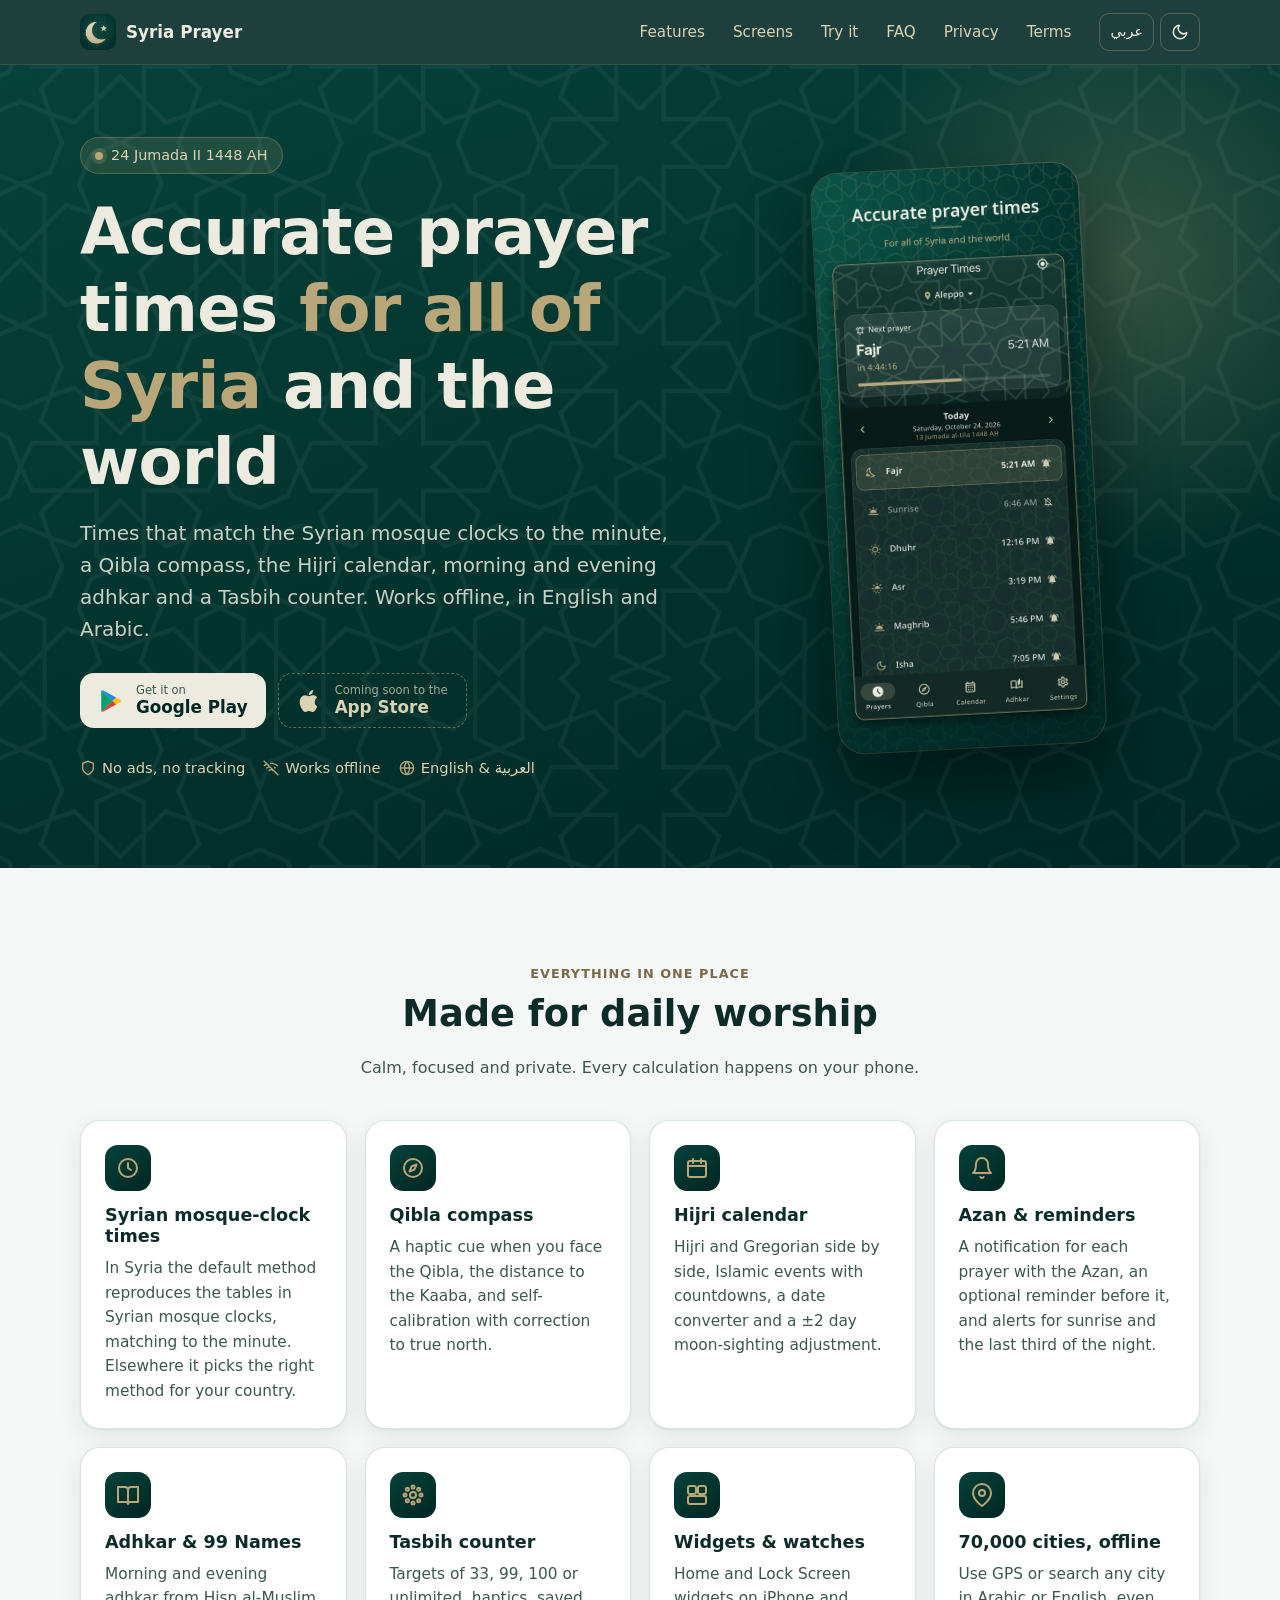
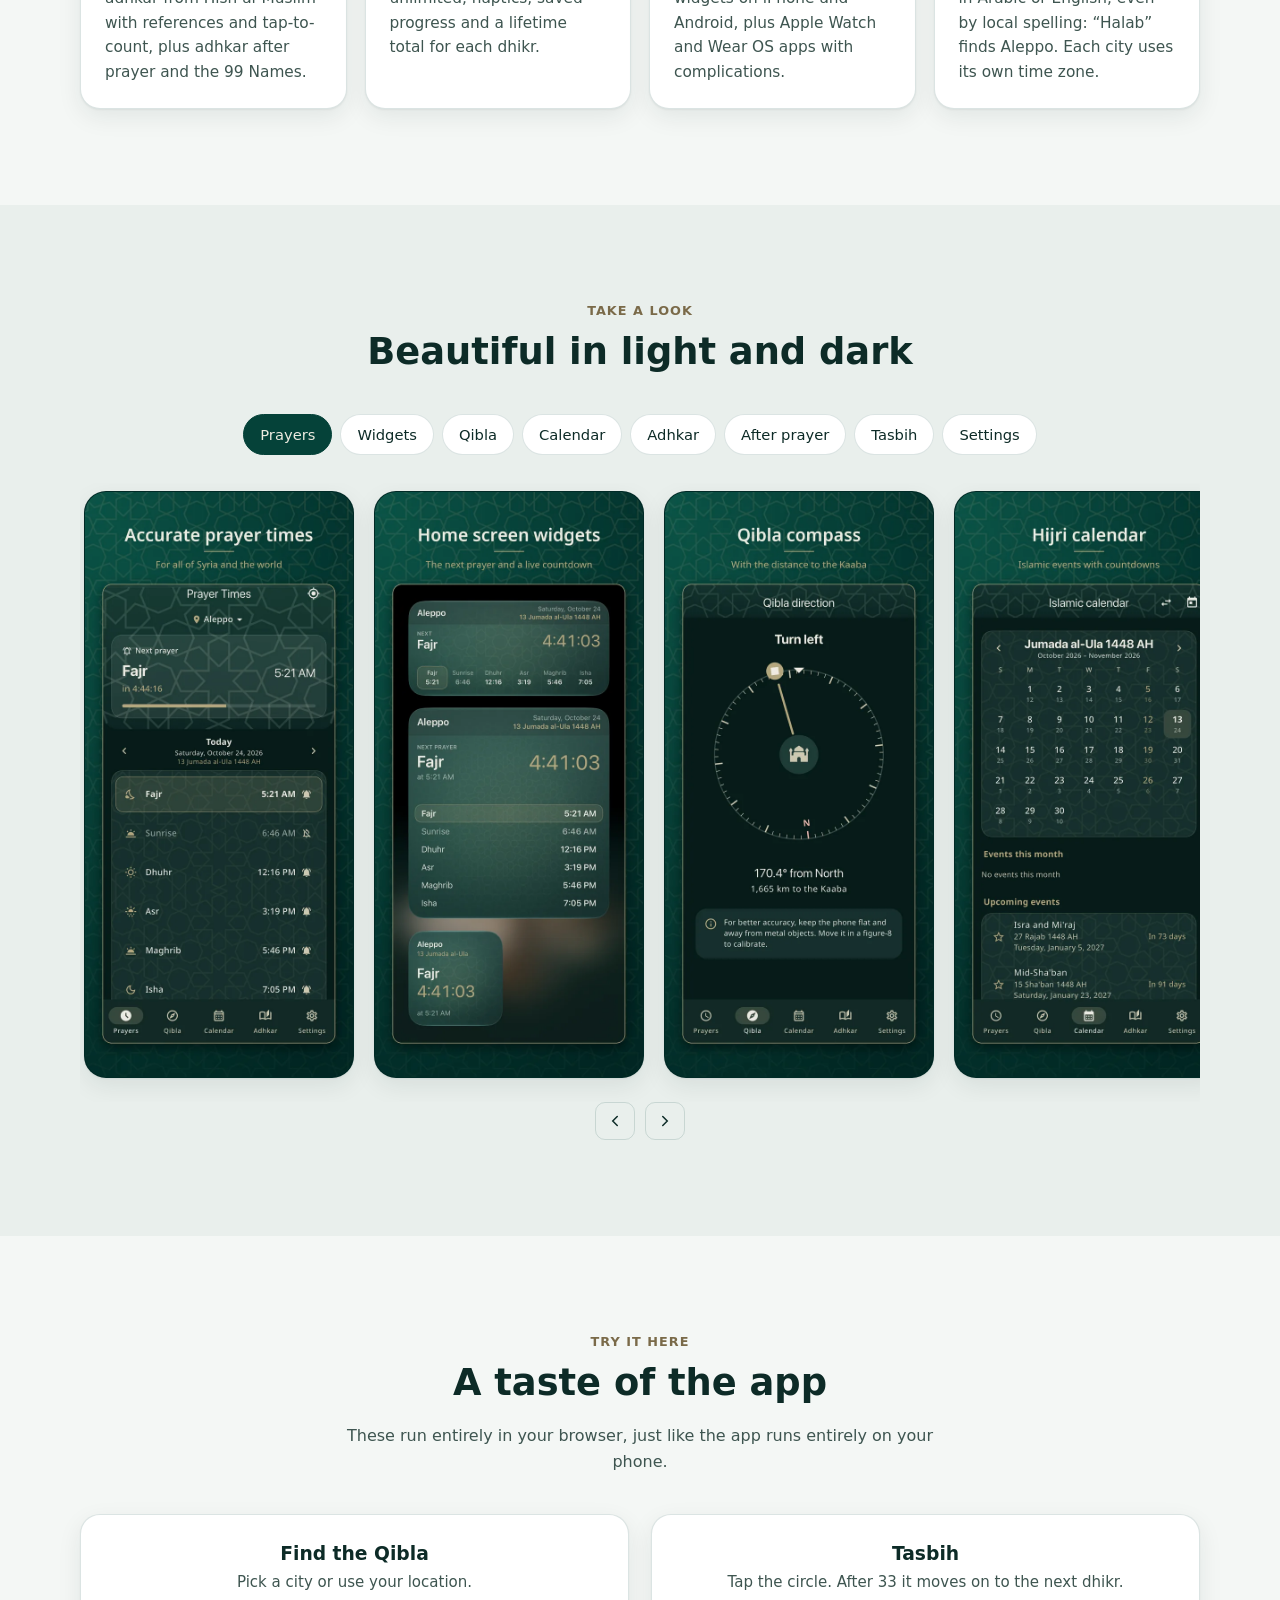
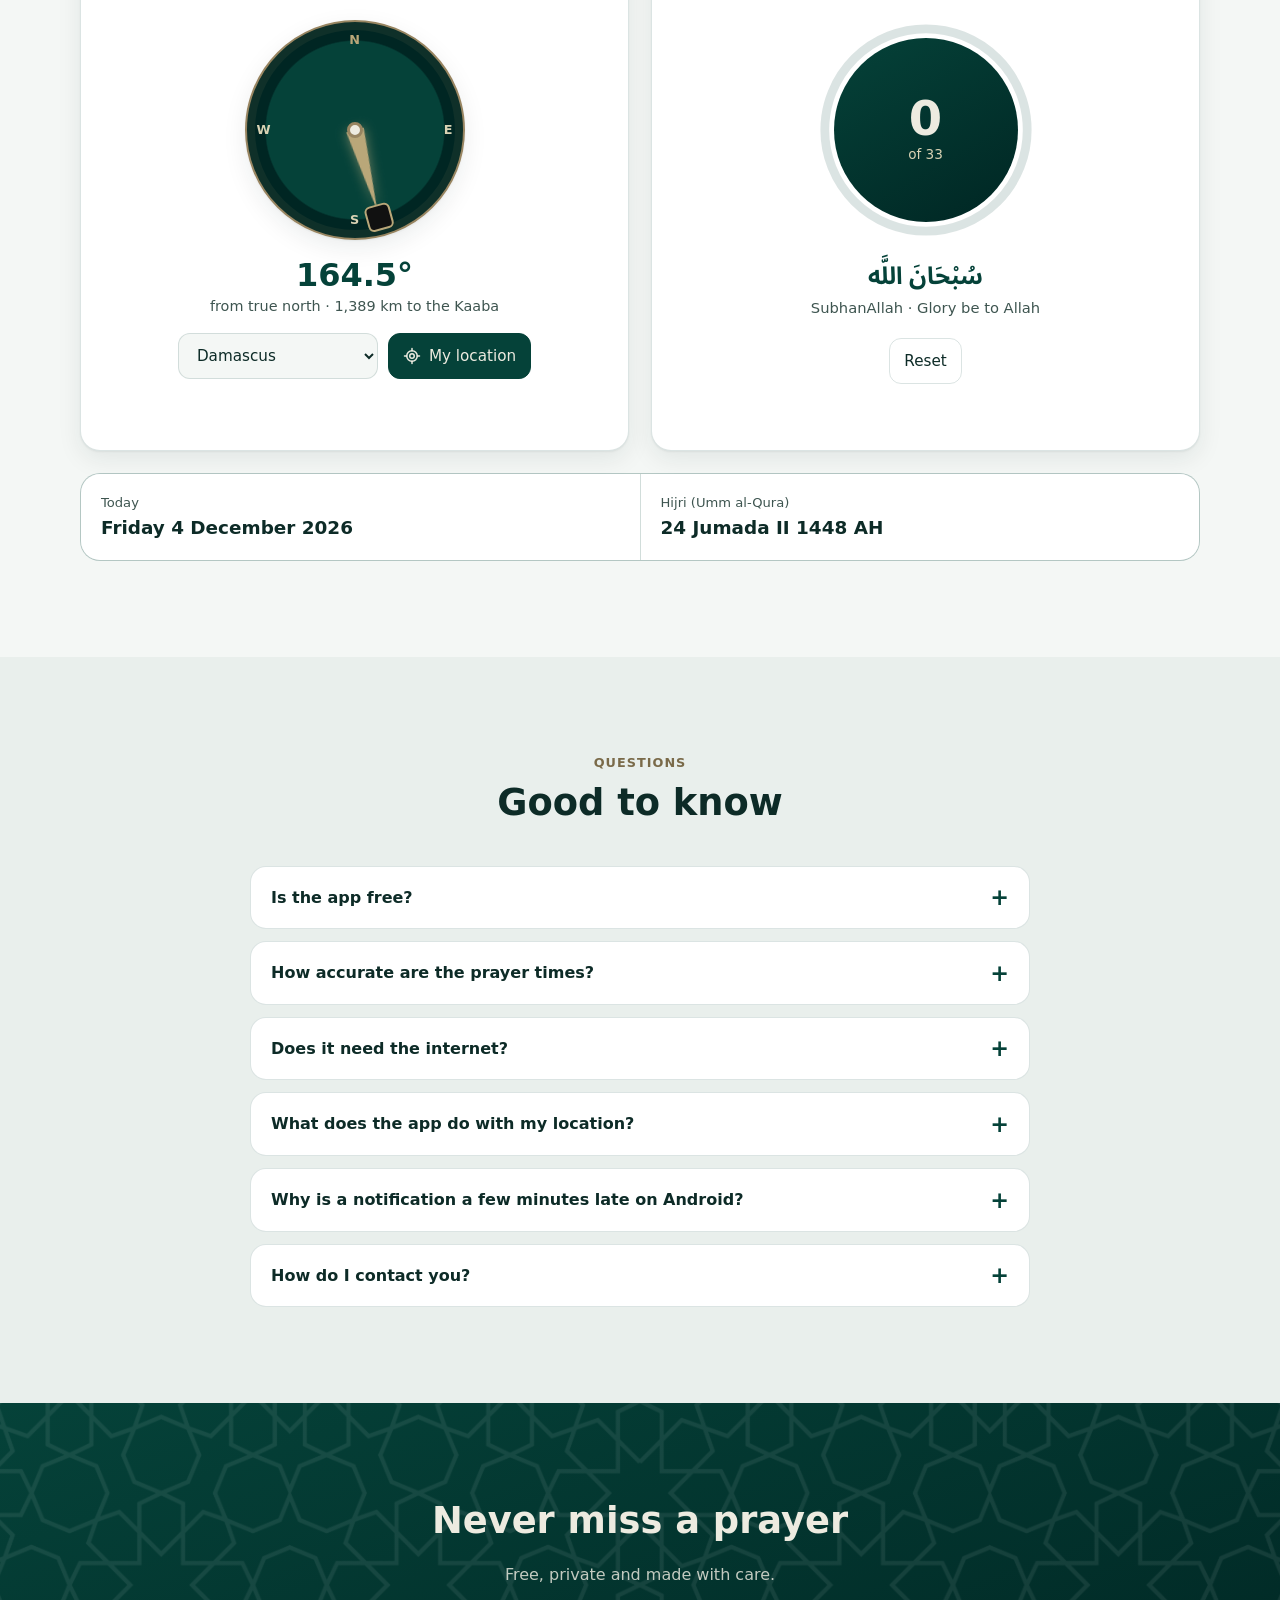
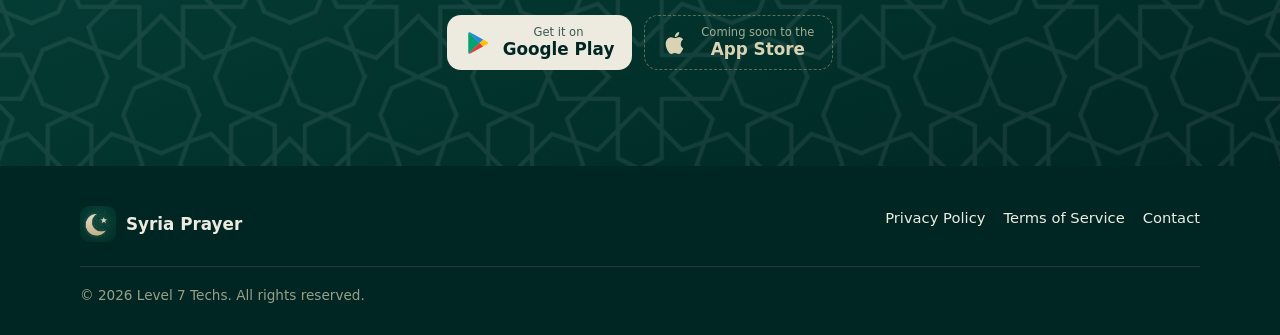
<file: index.html>
<!doctype html>
<html lang="en" dir="ltr" class="no-js">
<head>
  <meta charset="utf-8">
  <meta name="viewport" content="width=device-width, initial-scale=1">
  <title>Syria Prayer · Prayer times, Qibla &amp; Hijri calendar</title>
  <meta name="title-en" content="Syria Prayer · Prayer times, Qibla &amp; Hijri calendar">
  <meta name="title-ar" content="صلاة سوريا · مواقيت الصلاة والقبلة والتقويم الهجري">
  <meta name="description" content="Accurate prayer times for all of Syria and the world, matching Syrian mosque clocks. Qibla compass, Hijri calendar, adhkar, Tasbih and widgets. No ads, no tracking.">
  <meta name="theme-color" content="#002623">
  <meta property="og:title" content="Syria Prayer · صلاة سوريا">
  <meta property="og:description" content="Prayer times, Qibla compass, Hijri calendar, adhkar and Tasbih. In English and Arabic. No ads, no tracking.">
  <meta property="og:image" content="assets/og-en.jpg">
  <meta name="twitter:card" content="summary_large_image">
  <link rel="icon" type="image/png" href="assets/favicon.png">
  <link rel="apple-touch-icon" href="assets/apple-touch-icon.png">
  <link rel="alternate" hreflang="en" href="?lang=en">
  <link rel="alternate" hreflang="ar" href="?lang=ar">
  <link rel="stylesheet" href="css/style.css">
  <script>
    // Apply the saved language before first paint to avoid a flash.
    (function(){try{var q=new URLSearchParams(location.search).get("lang"),s=localStorage.getItem("lang"),l=q==="ar"||q==="en"?q:s==="ar"||s==="en"?s:((navigator.language||"").toLowerCase().indexOf("ar")===0?"ar":"en");document.documentElement.lang=l;document.documentElement.dir=l==="ar"?"rtl":"ltr";var t=localStorage.getItem("theme");if(t==="light"||t==="dark")document.documentElement.dataset.theme=t;}catch(e){}})();
  </script>
</head>
<body>
<a class="skip" href="#main"><span data-l="en">Skip to content</span><span data-l="ar">انتقل إلى المحتوى</span></a>

<header class="site-header">
  <div class="wrap">
    <a class="brand" href="./">
      <img src="assets/icon.png" alt="" width="36" height="36">
      <span data-l="en">Syria Prayer</span><span data-l="ar">صلاة سوريا</span>
    </a>
    <nav class="nav" aria-label="Main">
      <a href="#features"><span data-l="en">Features</span><span data-l="ar">المزايا</span></a>
      <a href="#screens"><span data-l="en">Screens</span><span data-l="ar">لقطات</span></a>
      <a href="#try"><span data-l="en">Try it</span><span data-l="ar">جرّبه</span></a>
      <a href="#faq"><span data-l="en">FAQ</span><span data-l="ar">أسئلة</span></a>
      <a href="privacy.html"><span data-l="en">Privacy</span><span data-l="ar">الخصوصية</span></a>
      <a href="terms.html"><span data-l="en">Terms</span><span data-l="ar">الشروط</span></a>
    </nav>
    <div class="tools">
      <button class="icon-btn" data-action="lang" type="button" aria-label="Switch language / تغيير اللغة">
        <span data-l="en" lang="ar">عربي</span><span data-l="ar" lang="en">EN</span>
      </button>
      <button class="icon-btn" data-action="theme" type="button" aria-label="Toggle dark mode">
        <svg viewBox="0 0 24 24" fill="none" stroke="currentColor" stroke-width="2" stroke-linecap="round" stroke-linejoin="round"><path d="M21 12.8A9 9 0 1 1 11.2 3a7 7 0 0 0 9.8 9.8z"/></svg>
      </button>
      <button class="icon-btn menu-btn" type="button" aria-label="Menu" aria-expanded="false">
        <svg viewBox="0 0 24 24" fill="none" stroke="currentColor" stroke-width="2" stroke-linecap="round"><path d="M4 7h16M4 12h16M4 17h16"/></svg>
      </button>
    </div>
  </div>
</header>

<main id="main">
  <!-- Hero -->
  <section class="hero">
    <div class="wrap">
      <div>
        <span class="chip"><span class="dot"></span><span data-today="hijri-chip">&nbsp;</span></span>
        <h1>
          <span data-l="en">Accurate prayer times <span class="gold">for all of Syria</span> and the world</span>
          <span data-l="ar">مواقيت صلاة دقيقة <span class="gold">لكل سوريا</span> والعالم</span>
        </h1>
        <p class="lead">
          <span data-l="en">Times that match the Syrian mosque clocks to the minute, a Qibla compass, the Hijri calendar, morning and evening adhkar and a Tasbih counter. Works offline, in English and Arabic.</span>
          <span data-l="ar">مواقيت تطابق ساعات المساجد السورية بالدقيقة، وبوصلة للقبلة، والتقويم الهجري، وأذكار الصباح والمساء، ومسبحة. يعمل دون إنترنت، بالعربية والإنجليزية.</span>
        </p>
        <div class="cta" id="download">
          <a class="store-btn" href="https://play.google.com/store/apps/details?id=com.l7techs.prayer" rel="noopener">
            <svg viewBox="0 0 24 24" aria-hidden="true"><path fill="#00a173" d="M3.6 2.2 13.4 12l-9.8 9.8c-.4-.2-.6-.6-.6-1.1V3.3c0-.5.2-.9.6-1.1z"/><path fill="#ffc107" d="m16.7 15.3-3.3-3.3 3.3-3.3 3.8 2.2c1 .6 1 1.6 0 2.2z"/><path fill="#e53935" d="M16.7 15.3 13.4 12l-9.8 9.8c.3.2.8.2 1.3-.1z"/><path fill="#1e88e5" d="M16.7 8.7 4.9 2.3c-.5-.3-1-.3-1.3-.1l9.8 9.8z"/></svg>
            <span><small data-l="en">Get it on</small><small data-l="ar">احصل عليه من</small><strong>Google Play</strong></span>
          </a>
          <!-- When the App Store listing is live: replace href, remove class "soon". -->
          <a class="store-btn soon" href="#" aria-disabled="true">
            <svg viewBox="0 0 24 24" aria-hidden="true" fill="currentColor"><path d="M16.4 12.6c0-2.6 2.1-3.8 2.2-3.9-1.2-1.8-3.1-2-3.7-2-1.6-.2-3.1.9-3.9.9-.8 0-2-.9-3.4-.9-1.7 0-3.3 1-4.2 2.6-1.8 3.1-.5 7.7 1.3 10.2.8 1.2 1.8 2.6 3.1 2.6 1.3-.1 1.7-.8 3.3-.8 1.5 0 1.9.8 3.3.8 1.4 0 2.2-1.2 3-2.5.9-1.4 1.3-2.8 1.4-2.8-.1 0-2.6-1-2.4-4.2zM13.9 5c.7-.8 1.2-2 1-3.1-1 0-2.2.7-2.9 1.5-.6.7-1.2 1.9-1 3 1.1.1 2.2-.6 2.9-1.4z"/></svg>
            <span><small data-l="en">Coming soon to the</small><small data-l="ar">قريبًا على</small><strong>App Store</strong></span>
          </a>
        </div>
        <div class="hero-meta">
          <span><svg viewBox="0 0 24 24" fill="none" stroke="currentColor" stroke-width="2"><path d="M12 22s8-4 8-10V5l-8-3-8 3v7c0 6 8 10 8 10z"/></svg><span data-l="en">No ads, no tracking</span><span data-l="ar">بلا إعلانات ولا تتبّع</span></span>
          <span><svg viewBox="0 0 24 24" fill="none" stroke="currentColor" stroke-width="2"><path d="M1 1l22 22M16.7 11.1A10.9 10.9 0 0 1 19 12.5M5 12.5a10.9 10.9 0 0 1 5.2-2.6M10.7 5.1A16 16 0 0 1 22.6 9M1.4 9a16 16 0 0 1 4.3-2.7M8.5 16.1a5 5 0 0 1 7 0M12 20h.01"/></svg><span data-l="en">Works offline</span><span data-l="ar">يعمل دون إنترنت</span></span>
          <span><svg viewBox="0 0 24 24" fill="none" stroke="currentColor" stroke-width="2"><circle cx="12" cy="12" r="10"/><path d="M2 12h20M12 2a15 15 0 0 1 0 20M12 2a15 15 0 0 0 0 20"/></svg><span data-l="en">English &amp; العربية</span><span data-l="ar">العربية و English</span></span>
        </div>
      </div>
      <div class="hero-visual">
        <img src="assets/shots/en/01_prayers.webp" data-src-en="assets/shots/en/01_prayers.webp" data-src-ar="assets/shots/ar/01_prayers.webp" alt="Prayer times screen" width="600" height="1304" fetchpriority="high">
      </div>
    </div>
  </section>

  <!-- Features -->
  <section id="features">
    <div class="wrap">
      <div class="section-head reveal">
        <div class="eyebrow"><span data-l="en">Everything in one place</span><span data-l="ar">كل ما تحتاجه في مكان واحد</span></div>
        <h2><span data-l="en">Made for daily worship</span><span data-l="ar">صُمّم لعبادتك اليومية</span></h2>
        <p><span data-l="en">Calm, focused and private. Every calculation happens on your phone.</span><span data-l="ar">هادئ وبسيط ويحترم خصوصيتك. كل الحسابات تجري على هاتفك.</span></p>
      </div>
      <div class="features">
        <article class="feature reveal">
          <div class="ico"><svg viewBox="0 0 24 24" fill="none" stroke="currentColor" stroke-width="2" stroke-linecap="round"><circle cx="12" cy="12" r="9"/><path d="M12 7v5l3 2"/></svg></div>
          <h3><span data-l="en">Syrian mosque-clock times</span><span data-l="ar">مواقيت ساعات المساجد السورية</span></h3>
          <p><span data-l="en">In Syria the default method reproduces the tables in Syrian mosque clocks, matching to the minute. Elsewhere it picks the right method for your country.</span><span data-l="ar">في سوريا تطابق طريقة الحساب الافتراضية جداول ساعات المساجد السورية بالدقيقة، وفي باقي الدول تُختار الطريقة المناسبة لبلدك تلقائيًا.</span></p>
        </article>
        <article class="feature reveal">
          <div class="ico"><svg viewBox="0 0 24 24" fill="none" stroke="currentColor" stroke-width="2" stroke-linecap="round" stroke-linejoin="round"><circle cx="12" cy="12" r="9"/><path d="m15.5 8.5-2 5-5 2 2-5z"/></svg></div>
          <h3><span data-l="en">Qibla compass</span><span data-l="ar">بوصلة القبلة</span></h3>
          <p><span data-l="en">A haptic cue when you face the Qibla, the distance to the Kaaba, and self-calibration with correction to true north.</span><span data-l="ar">اهتزاز خفيف عند مواجهة القبلة، والمسافة إلى الكعبة، ومعايرة ذاتية مع تصحيح نحو الشمال الحقيقي.</span></p>
        </article>
        <article class="feature reveal">
          <div class="ico"><svg viewBox="0 0 24 24" fill="none" stroke="currentColor" stroke-width="2" stroke-linecap="round"><rect x="3" y="5" width="18" height="16" rx="2"/><path d="M3 10h18M8 3v4M16 3v4"/></svg></div>
          <h3><span data-l="en">Hijri calendar</span><span data-l="ar">التقويم الهجري</span></h3>
          <p><span data-l="en">Hijri and Gregorian side by side, Islamic events with countdowns, a date converter and a ±2 day moon-sighting adjustment.</span><span data-l="ar">الهجري والميلادي جنبًا إلى جنب، والمناسبات الإسلامية مع العد التنازلي، ومحوّل للتاريخ، وتعديل يومين لرؤية الهلال.</span></p>
        </article>
        <article class="feature reveal">
          <div class="ico"><svg viewBox="0 0 24 24" fill="none" stroke="currentColor" stroke-width="2" stroke-linecap="round" stroke-linejoin="round"><path d="M18 8a6 6 0 0 0-12 0c0 7-3 9-3 9h18s-3-2-3-9M13.7 21a2 2 0 0 1-3.4 0"/></svg></div>
          <h3><span data-l="en">Azan &amp; reminders</span><span data-l="ar">الأذان والتنبيهات</span></h3>
          <p><span data-l="en">A notification for each prayer with the Azan, an optional reminder before it, and alerts for sunrise and the last third of the night.</span><span data-l="ar">تنبيه لكل صلاة مع الأذان، وتذكير اختياري قبلها، وتنبيهات للشروق والثلث الأخير من الليل.</span></p>
        </article>
        <article class="feature reveal">
          <div class="ico"><svg viewBox="0 0 24 24" fill="none" stroke="currentColor" stroke-width="2" stroke-linecap="round" stroke-linejoin="round"><path d="M2 4h7a3 3 0 0 1 3 3v14a2 2 0 0 0-2-2H2zM22 4h-7a3 3 0 0 0-3 3v14a2 2 0 0 1 2-2h8z"/></svg></div>
          <h3><span data-l="en">Adhkar &amp; 99 Names</span><span data-l="ar">الأذكار وأسماء الله الحسنى</span></h3>
          <p><span data-l="en">Morning and evening adhkar from Hisn al-Muslim with references and tap-to-count, plus adhkar after prayer and the 99 Names.</span><span data-l="ar">أذكار الصباح والمساء من حصن المسلم مع المصادر والعدّ باللمس، وأذكار بعد الصلاة، وأسماء الله الحسنى.</span></p>
        </article>
        <article class="feature reveal">
          <div class="ico"><svg viewBox="0 0 24 24" fill="none" stroke="currentColor" stroke-width="2" stroke-linecap="round"><circle cx="12" cy="12" r="3"/><circle cx="12" cy="4" r="1.5"/><circle cx="12" cy="20" r="1.5"/><circle cx="4" cy="12" r="1.5"/><circle cx="20" cy="12" r="1.5"/><circle cx="6.3" cy="6.3" r="1.5"/><circle cx="17.7" cy="17.7" r="1.5"/><circle cx="17.7" cy="6.3" r="1.5"/><circle cx="6.3" cy="17.7" r="1.5"/></svg></div>
          <h3><span data-l="en">Tasbih counter</span><span data-l="ar">المسبحة</span></h3>
          <p><span data-l="en">Targets of 33, 99, 100 or unlimited, haptics, saved progress and a lifetime total for each dhikr.</span><span data-l="ar">أهداف ٣٣ أو ٩٩ أو ١٠٠ أو بلا حد، مع الاهتزاز وحفظ التقدم ومجموع دائم لكل ذكر.</span></p>
        </article>
        <article class="feature reveal">
          <div class="ico"><svg viewBox="0 0 24 24" fill="none" stroke="currentColor" stroke-width="2" stroke-linecap="round"><rect x="3" y="3" width="8" height="8" rx="2"/><rect x="13" y="3" width="8" height="8" rx="2"/><rect x="3" y="13" width="18" height="8" rx="2"/></svg></div>
          <h3><span data-l="en">Widgets &amp; watches</span><span data-l="ar">الأدوات والساعات الذكية</span></h3>
          <p><span data-l="en">Home and Lock Screen widgets on iPhone and Android, plus Apple Watch and Wear OS apps with complications.</span><span data-l="ar">أدوات للشاشة الرئيسية وشاشة القفل على آيفون وأندرويد، وتطبيق لساعة آبل وساعات Wear OS.</span></p>
        </article>
        <article class="feature reveal">
          <div class="ico"><svg viewBox="0 0 24 24" fill="none" stroke="currentColor" stroke-width="2" stroke-linecap="round" stroke-linejoin="round"><path d="M21 10c0 7-9 13-9 13s-9-6-9-13a9 9 0 0 1 18 0z"/><circle cx="12" cy="10" r="3"/></svg></div>
          <h3><span data-l="en">70,000 cities, offline</span><span data-l="ar">٧٠٬٠٠٠ مدينة دون إنترنت</span></h3>
          <p><span data-l="en">Use GPS or search any city in Arabic or English, even by local spelling: “Halab” finds Aleppo. Each city uses its own time zone.</span><span data-l="ar">استخدم GPS أو ابحث عن أي مدينة بالعربية أو الإنجليزية، ولكل مدينة منطقتها الزمنية الخاصة.</span></p>
        </article>
      </div>
    </div>
  </section>

  <!-- Screenshots -->
  <section id="screens" class="alt">
    <div class="wrap">
      <div class="section-head reveal">
        <div class="eyebrow"><span data-l="en">Take a look</span><span data-l="ar">ألقِ نظرة</span></div>
        <h2><span data-l="en">Beautiful in light and dark</span><span data-l="ar">تصميم أنيق بالوضعين الفاتح والداكن</span></h2>
      </div>
      <div class="gallery-tabs" role="tablist">
        <button type="button" role="tab" aria-selected="true"><span data-l="en">Prayers</span><span data-l="ar">الصلوات</span></button>
        <button type="button" role="tab" aria-selected="false"><span data-l="en">Widgets</span><span data-l="ar">الأدوات</span></button>
        <button type="button" role="tab" aria-selected="false"><span data-l="en">Qibla</span><span data-l="ar">القبلة</span></button>
        <button type="button" role="tab" aria-selected="false"><span data-l="en">Calendar</span><span data-l="ar">التقويم</span></button>
        <button type="button" role="tab" aria-selected="false"><span data-l="en">Adhkar</span><span data-l="ar">الأذكار</span></button>
        <button type="button" role="tab" aria-selected="false"><span data-l="en">After prayer</span><span data-l="ar">بعد الصلاة</span></button>
        <button type="button" role="tab" aria-selected="false"><span data-l="en">Tasbih</span><span data-l="ar">المسبحة</span></button>
        <button type="button" role="tab" aria-selected="false"><span data-l="en">Settings</span><span data-l="ar">الإعدادات</span></button>
      </div>
      <div class="gallery">
        <div class="track">
          <figure><img loading="lazy" src="assets/shots/en/01_prayers.webp" data-src-en="assets/shots/en/01_prayers.webp" data-src-ar="assets/shots/ar/01_prayers.webp" alt="Prayer times" width="600" height="1304"></figure>
          <figure><img loading="lazy" src="assets/shots/en/02_widgets.webp" data-src-en="assets/shots/en/02_widgets.webp" data-src-ar="assets/shots/ar/02_widgets.webp" alt="Home screen widgets" width="600" height="1304"></figure>
          <figure><img loading="lazy" src="assets/shots/en/03_qibla.webp" data-src-en="assets/shots/en/03_qibla.webp" data-src-ar="assets/shots/ar/03_qibla.webp" alt="Qibla compass" width="600" height="1304"></figure>
          <figure><img loading="lazy" src="assets/shots/en/04_calendar.webp" data-src-en="assets/shots/en/04_calendar.webp" data-src-ar="assets/shots/ar/04_calendar.webp" alt="Hijri calendar" width="600" height="1304"></figure>
          <figure><img loading="lazy" src="assets/shots/en/05_adhkar.webp" data-src-en="assets/shots/en/05_adhkar.webp" data-src-ar="assets/shots/ar/05_adhkar.webp" alt="Adhkar" width="600" height="1304"></figure>
          <figure><img loading="lazy" src="assets/shots/en/06_afterprayer.webp" data-src-en="assets/shots/en/06_afterprayer.webp" data-src-ar="assets/shots/ar/06_afterprayer.webp" alt="Adhkar after prayer" width="600" height="1304"></figure>
          <figure><img loading="lazy" src="assets/shots/en/07_tasbih.webp" data-src-en="assets/shots/en/07_tasbih.webp" data-src-ar="assets/shots/ar/07_tasbih.webp" alt="Tasbih counter" width="600" height="1304"></figure>
          <figure><img loading="lazy" src="assets/shots/en/08_settings.webp" data-src-en="assets/shots/en/08_settings.webp" data-src-ar="assets/shots/ar/08_settings.webp" alt="Settings" width="600" height="1304"></figure>
        </div>
        <div class="gal-nav">
          <button class="icon-btn" type="button" data-gal="prev" aria-label="Previous"><svg viewBox="0 0 24 24" fill="none" stroke="currentColor" stroke-width="2" stroke-linecap="round"><path d="m15 18-6-6 6-6"/></svg></button>
          <button class="icon-btn" type="button" data-gal="next" aria-label="Next"><svg viewBox="0 0 24 24" fill="none" stroke="currentColor" stroke-width="2" stroke-linecap="round"><path d="m9 18 6-6-6-6"/></svg></button>
        </div>
      </div>
    </div>
  </section>

  <!-- Interactive -->
  <section id="try">
    <div class="wrap">
      <div class="section-head reveal">
        <div class="eyebrow"><span data-l="en">Try it here</span><span data-l="ar">جرّبه هنا</span></div>
        <h2><span data-l="en">A taste of the app</span><span data-l="ar">لمحة من التطبيق</span></h2>
        <p><span data-l="en">These run entirely in your browser, just like the app runs entirely on your phone.</span><span data-l="ar">تعمل هذه الأدوات في متصفحك بالكامل، كما يعمل التطبيق على هاتفك بالكامل.</span></p>
      </div>
      <div class="try">
        <div class="panel reveal">
          <h3><span data-l="en">Find the Qibla</span><span data-l="ar">اتجاه القبلة</span></h3>
          <p class="sub"><span data-l="en">Pick a city or use your location.</span><span data-l="ar">اختر مدينة أو استخدم موقعك.</span></p>
          <div class="compass" aria-hidden="true">
            <div class="dial"></div>
            <span class="cardinal n" data-l="en">N</span><span class="cardinal n" data-l="ar">ش</span>
            <span class="cardinal e" data-l="en">E</span><span class="cardinal e" data-l="ar">ق</span>
            <span class="cardinal s" data-l="en">S</span><span class="cardinal s" data-l="ar">ج</span>
            <span class="cardinal w" data-l="en">W</span><span class="cardinal w" data-l="ar">غ</span>
            <div class="needle"></div>
            <div class="hub"></div>
          </div>
          <div class="qibla-out" id="qibla-deg" aria-live="polite">0°<small id="qibla-dist"></small></div>
          <div class="row">
            <select id="city" aria-label="City"></select>
            <button class="btn" type="button" id="use-gps">
              <svg viewBox="0 0 24 24" fill="none" stroke="currentColor" stroke-width="2" stroke-linecap="round"><circle cx="12" cy="12" r="3"/><path d="M12 2v3M12 19v3M2 12h3M19 12h3"/><circle cx="12" cy="12" r="7"/></svg>
              <span data-l="en">My location</span><span data-l="ar">موقعي</span>
            </button>
          </div>
          <p class="note" id="qibla-note" aria-live="polite"></p>
        </div>

        <div class="panel reveal">
          <h3><span data-l="en">Tasbih</span><span data-l="ar">المسبحة</span></h3>
          <p class="sub"><span data-l="en">Tap the circle. After 33 it moves on to the next dhikr.</span><span data-l="ar">انقر على الدائرة. بعد ٣٣ ينتقل إلى الذكر التالي.</span></p>
          <button class="tasbih" id="tasbih" type="button" aria-label="Count / تسبيح">
            <svg viewBox="0 0 200 200" aria-hidden="true">
              <circle class="track-ring" cx="100" cy="100" r="92" fill="none" stroke-width="8"/>
              <circle class="prog" cx="100" cy="100" r="92" fill="none" stroke-width="8"/>
            </svg>
            <span class="inner"><span class="count">0</span><span class="of"></span></span>
          </button>
          <div class="dhikr" id="dhikr" lang="ar"></div>
          <div class="dhikr-tr" id="dhikr-tr"></div>
          <div class="row">
            <button class="btn ghost" type="button" id="tasbih-reset"><span data-l="en">Reset</span><span data-l="ar">إعادة</span></button>
          </div>
        </div>
      </div>

      <div class="today reveal">
        <div><small><span data-l="en">Today</span><span data-l="ar">اليوم</span></small><strong data-today="greg">&nbsp;</strong></div>
        <div><small><span data-l="en">Hijri (Umm al-Qura)</span><span data-l="ar">الهجري (أم القرى)</span></small><strong data-today="hijri">&nbsp;</strong></div>
      </div>
    </div>
  </section>

  <!-- FAQ -->
  <section id="faq" class="alt">
    <div class="wrap">
      <div class="section-head reveal">
        <div class="eyebrow"><span data-l="en">Questions</span><span data-l="ar">أسئلة شائعة</span></div>
        <h2><span data-l="en">Good to know</span><span data-l="ar">معلومات مفيدة</span></h2>
      </div>
      <div class="faq">
        <details class="reveal">
          <summary><span data-l="en">Is the app free?</span><span data-l="ar">هل التطبيق مجاني؟</span></summary>
          <p><span data-l="en">Yes. Syria Prayer is free, with no ads, no subscriptions and no in-app purchases.</span><span data-l="ar">نعم. صلاة سوريا مجاني، بلا إعلانات ولا اشتراكات ولا مشتريات داخل التطبيق.</span></p>
        </details>
        <details class="reveal">
          <summary><span data-l="en">How accurate are the prayer times?</span><span data-l="ar">ما مدى دقة المواقيت؟</span></summary>
          <p><span data-l="en">In Syria the default method reproduces the tables used by Syrian mosque clocks, matching Aleppo times to the minute or within one minute. Outside Syria the calculation method is chosen from your country (Umm al-Qura, Egyptian, ISNA, Karachi, Diyanet and more) and you can change it, along with the Asr madhab and per-prayer adjustments. We still recommend checking with your local mosque.</span><span data-l="ar">في سوريا تطابق الطريقة الافتراضية الجداول المعتمدة في ساعات المساجد السورية، فتتطابق مواقيت حلب بالدقيقة أو بفارق دقيقة واحدة. وخارج سوريا تُختار طريقة الحساب حسب بلدك (أم القرى، الهيئة المصرية، ISNA، كراتشي، ديانت وغيرها) ويمكنك تغييرها، وكذلك مذهب العصر وتعديل كل صلاة بالدقائق. ومع ذلك ننصح بالتأكد من مسجدك المحلي.</span></p>
        </details>
        <details class="reveal">
          <summary><span data-l="en">Does it need the internet?</span><span data-l="ar">هل يحتاج إلى الإنترنت؟</span></summary>
          <p><span data-l="en">No. Prayer times, the Qibla, the calendar and the list of about 70,000 cities all work offline.</span><span data-l="ar">لا. المواقيت والقبلة والتقويم وقائمة نحو ٧٠ ألف مدينة كلها تعمل دون إنترنت.</span></p>
        </details>
        <details class="reveal">
          <summary><span data-l="en">What does the app do with my location?</span><span data-l="ar">ماذا يفعل التطبيق بموقعي؟</span></summary>
          <p><span data-l="en">It uses it on your phone to calculate prayer times and the Qibla, and keeps it only on your phone. We never receive it. You can also skip GPS and pick a city. See the <a href="privacy.html">privacy policy</a>.</span><span data-l="ar">يستخدمه على هاتفك لحساب المواقيت والقبلة، ويحفظه على هاتفك فقط، ولا يصل إلينا أبدًا. ويمكنك اختيار مدينة بدل استخدام GPS. راجع <a href="privacy.html">سياسة الخصوصية</a>.</span></p>
        </details>
        <details class="reveal">
          <summary><span data-l="en">Why is a notification a few minutes late on Android?</span><span data-l="ar">لماذا يتأخر التنبيه بضع دقائق على أندرويد؟</span></summary>
          <p><span data-l="en">Allow exact alarms when you turn on notifications (Settings → Alarms &amp; reminders), and exclude the app from battery optimisation on phones that restrict background apps.</span><span data-l="ar">اسمح بالمنبهات الدقيقة عند تفعيل التنبيهات (الإعدادات ← المنبهات والتذكيرات)، واستثنِ التطبيق من تحسين البطارية في الهواتف التي تقيّد التطبيقات في الخلفية.</span></p>
        </details>
        <details class="reveal">
          <summary><span data-l="en">How do I contact you?</span><span data-l="ar">كيف أتواصل معكم؟</span></summary>
          <p><span data-l="en">Email <a href="mailto:level7techs@gmail.com">level7techs@gmail.com</a>, or use Settings → Contact us in the app.</span><span data-l="ar">راسلنا على <a href="mailto:level7techs@gmail.com">level7techs@gmail.com</a>، أو من الإعدادات ← تواصل معنا داخل التطبيق.</span></p>
        </details>
      </div>
    </div>
  </section>

  <!-- Download band -->
  <section class="band">
    <div class="wrap reveal">
      <h2><span data-l="en">Never miss a prayer</span><span data-l="ar">لا تفوّت صلاة</span></h2>
      <p><span data-l="en">Free, private and made with care.</span><span data-l="ar">مجاني، يحترم خصوصيتك، وصُنع بعناية.</span></p>
      <div class="cta">
        <a class="store-btn" href="https://play.google.com/store/apps/details?id=com.l7techs.prayer" rel="noopener">
          <svg viewBox="0 0 24 24" aria-hidden="true"><path fill="#00a173" d="M3.6 2.2 13.4 12l-9.8 9.8c-.4-.2-.6-.6-.6-1.1V3.3c0-.5.2-.9.6-1.1z"/><path fill="#ffc107" d="m16.7 15.3-3.3-3.3 3.3-3.3 3.8 2.2c1 .6 1 1.6 0 2.2z"/><path fill="#e53935" d="M16.7 15.3 13.4 12l-9.8 9.8c.3.2.8.2 1.3-.1z"/><path fill="#1e88e5" d="M16.7 8.7 4.9 2.3c-.5-.3-1-.3-1.3-.1l9.8 9.8z"/></svg>
          <span><small data-l="en">Get it on</small><small data-l="ar">احصل عليه من</small><strong>Google Play</strong></span>
        </a>
        <a class="store-btn soon" href="#" aria-disabled="true">
          <svg viewBox="0 0 24 24" aria-hidden="true" fill="currentColor"><path d="M16.4 12.6c0-2.6 2.1-3.8 2.2-3.9-1.2-1.8-3.1-2-3.7-2-1.6-.2-3.1.9-3.9.9-.8 0-2-.9-3.4-.9-1.7 0-3.3 1-4.2 2.6-1.8 3.1-.5 7.7 1.3 10.2.8 1.2 1.8 2.6 3.1 2.6 1.3-.1 1.7-.8 3.3-.8 1.5 0 1.9.8 3.3.8 1.4 0 2.2-1.2 3-2.5.9-1.4 1.3-2.8 1.4-2.8-.1 0-2.6-1-2.4-4.2zM13.9 5c.7-.8 1.2-2 1-3.1-1 0-2.2.7-2.9 1.5-.6.7-1.2 1.9-1 3 1.1.1 2.2-.6 2.9-1.4z"/></svg>
          <span><small data-l="en">Coming soon to the</small><small data-l="ar">قريبًا على</small><strong>App Store</strong></span>
        </a>
      </div>
    </div>
  </section>
</main>

<footer class="site-footer">
  <div class="wrap">
    <a class="brand" href="./"><img src="assets/icon.png" alt="" width="36" height="36"><span data-l="en">Syria Prayer</span><span data-l="ar">صلاة سوريا</span></a>
    <div class="foot-links">
      <a href="privacy.html"><span data-l="en">Privacy Policy</span><span data-l="ar">سياسة الخصوصية</span></a>
      <a href="terms.html"><span data-l="en">Terms of Service</span><span data-l="ar">شروط الاستخدام</span></a>
      <a href="mailto:level7techs@gmail.com"><span data-l="en">Contact</span><span data-l="ar">تواصل معنا</span></a>
    </div>
    <div class="copy">© <span data-year></span> Level 7 Techs. <span data-l="en">All rights reserved.</span><span data-l="ar">جميع الحقوق محفوظة.</span></div>
  </div>
</footer>
<script src="js/main.js" defer></script>
</body>
</html>
</file>
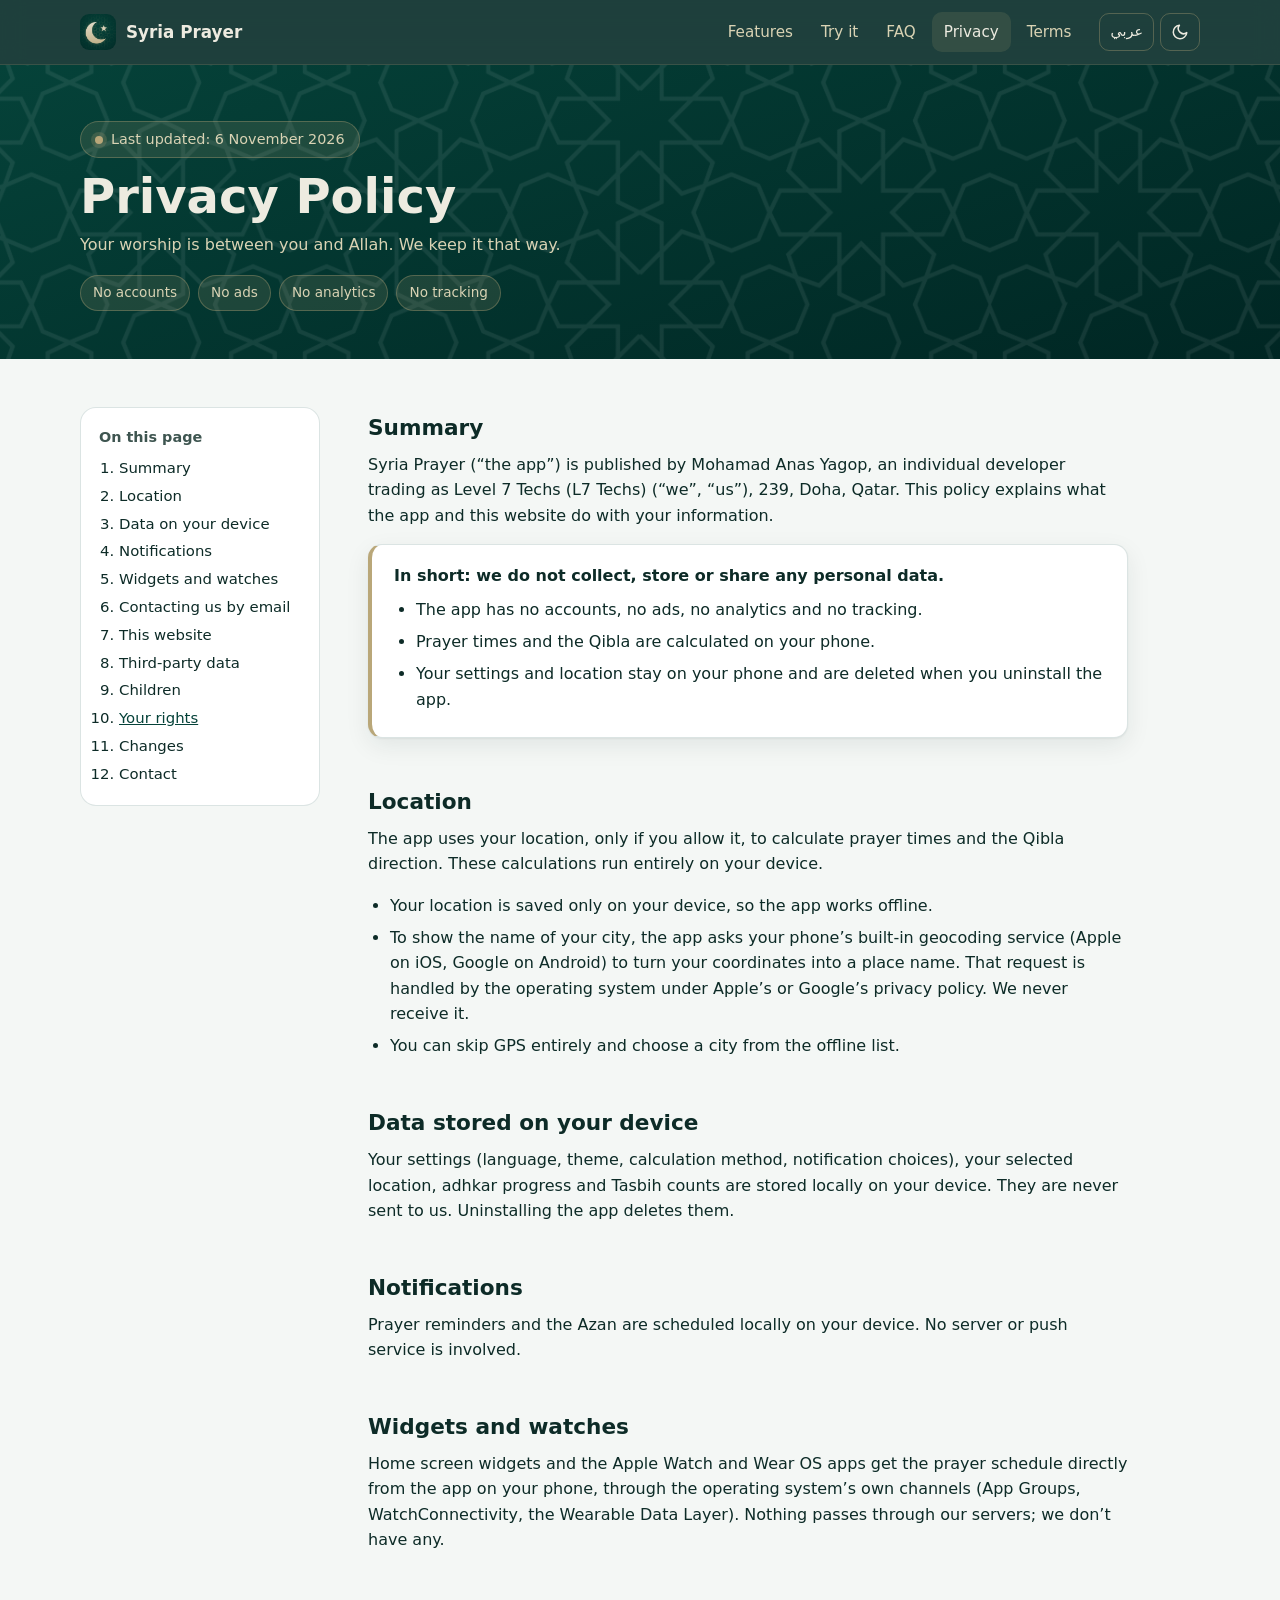
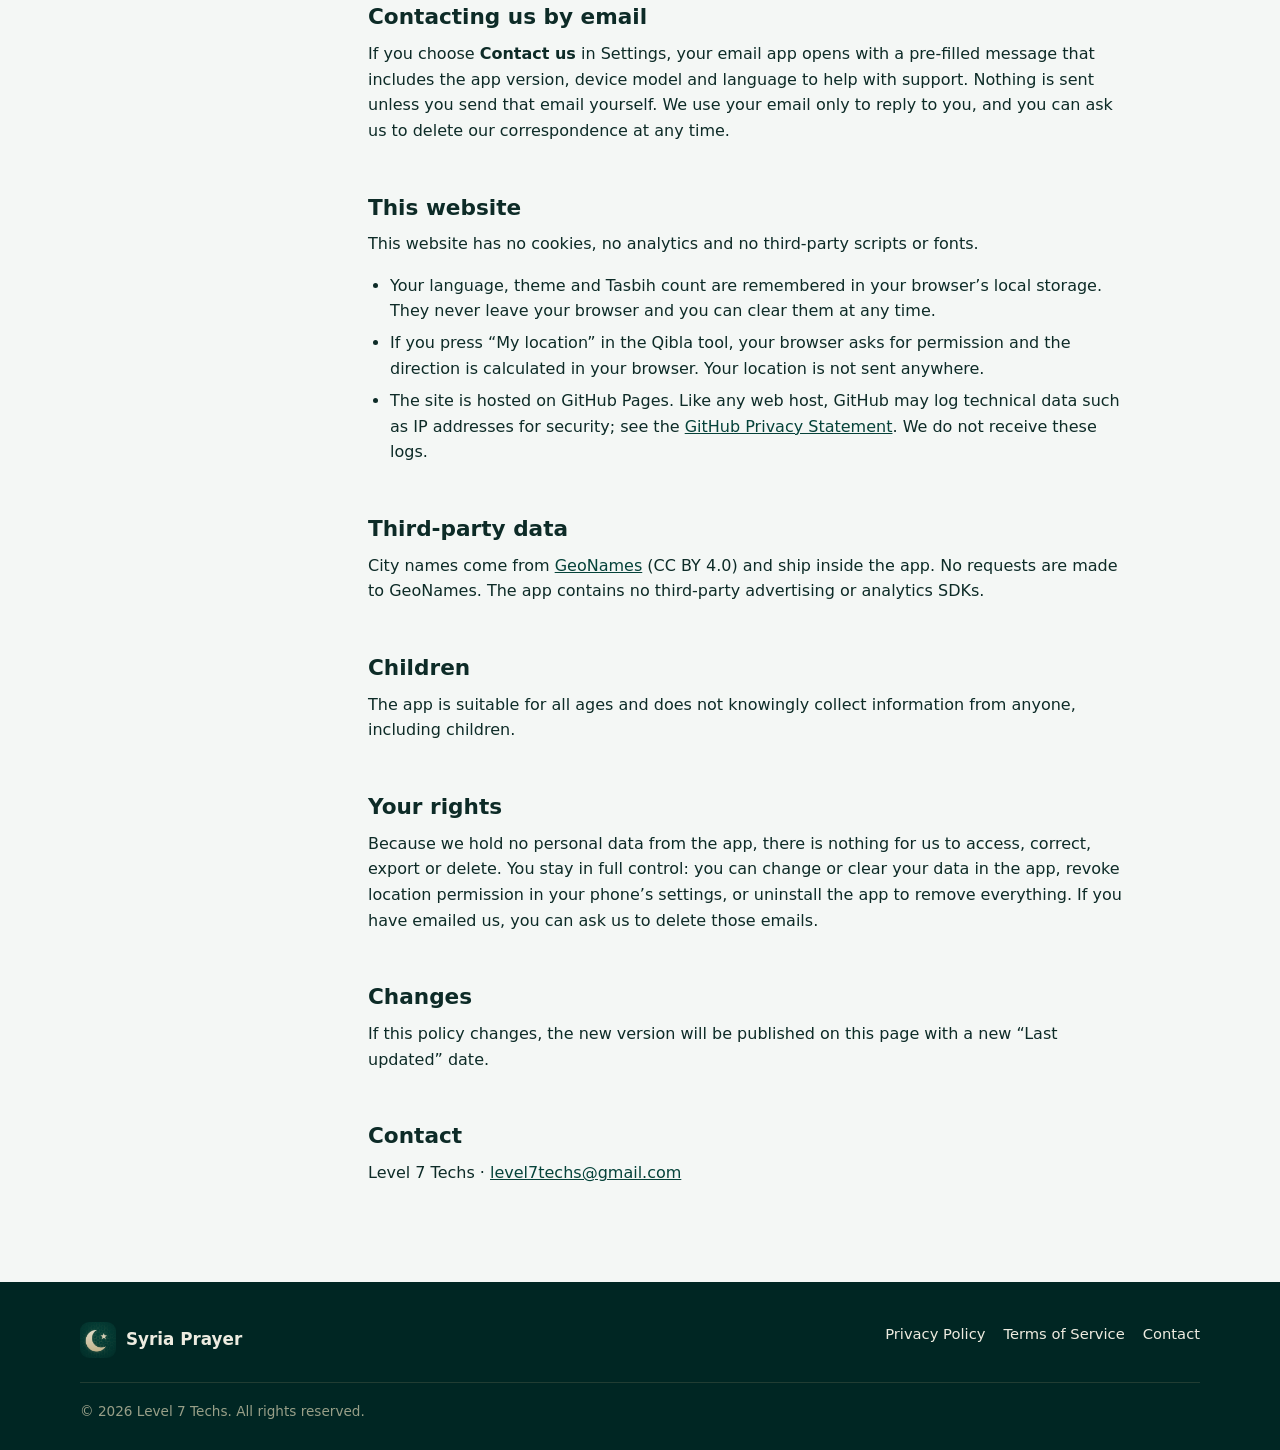
<file: privacy.html>
<!doctype html>
<html lang="en" dir="ltr" class="no-js">
<head>
  <meta charset="utf-8">
  <meta name="viewport" content="width=device-width, initial-scale=1">
  <title>Privacy Policy · Syria Prayer</title>
  <meta name="title-en" content="Privacy Policy · Syria Prayer">
  <meta name="title-ar" content="سياسة الخصوصية · صلاة سوريا">
  <meta name="description" content="Syria Prayer does not collect, store or share any personal data. No accounts, no ads, no analytics, no tracking.">
  <meta name="theme-color" content="#002623">
  <link rel="icon" type="image/png" href="assets/favicon.png">
  <link rel="apple-touch-icon" href="assets/apple-touch-icon.png">
  <link rel="stylesheet" href="css/style.css">
  <script>
    (function(){try{var q=new URLSearchParams(location.search).get("lang"),s=localStorage.getItem("lang"),l=q==="ar"||q==="en"?q:s==="ar"||s==="en"?s:((navigator.language||"").toLowerCase().indexOf("ar")===0?"ar":"en");document.documentElement.lang=l;document.documentElement.dir=l==="ar"?"rtl":"ltr";var t=localStorage.getItem("theme");if(t==="light"||t==="dark")document.documentElement.dataset.theme=t;}catch(e){}})();
  </script>
</head>
<body>
<a class="skip" href="#main"><span data-l="en">Skip to content</span><span data-l="ar">انتقل إلى المحتوى</span></a>

<header class="site-header">
  <div class="wrap">
    <a class="brand" href="./">
      <img src="assets/icon.png" alt="" width="36" height="36">
      <span data-l="en">Syria Prayer</span><span data-l="ar">صلاة سوريا</span>
    </a>
    <nav class="nav" aria-label="Main">
      <a href="./#features"><span data-l="en">Features</span><span data-l="ar">المزايا</span></a>
      <a href="./#try"><span data-l="en">Try it</span><span data-l="ar">جرّبه</span></a>
      <a href="./#faq"><span data-l="en">FAQ</span><span data-l="ar">أسئلة</span></a>
      <a href="privacy.html" aria-current="page"><span data-l="en">Privacy</span><span data-l="ar">الخصوصية</span></a>
      <a href="terms.html"><span data-l="en">Terms</span><span data-l="ar">الشروط</span></a>
    </nav>
    <div class="tools">
      <button class="icon-btn" data-action="lang" type="button" aria-label="Switch language / تغيير اللغة">
        <span data-l="en" lang="ar">عربي</span><span data-l="ar" lang="en">EN</span>
      </button>
      <button class="icon-btn" data-action="theme" type="button" aria-label="Toggle dark mode">
        <svg viewBox="0 0 24 24" fill="none" stroke="currentColor" stroke-width="2" stroke-linecap="round" stroke-linejoin="round"><path d="M21 12.8A9 9 0 1 1 11.2 3a7 7 0 0 0 9.8 9.8z"/></svg>
      </button>
      <button class="icon-btn menu-btn" type="button" aria-label="Menu" aria-expanded="false">
        <svg viewBox="0 0 24 24" fill="none" stroke="currentColor" stroke-width="2" stroke-linecap="round"><path d="M4 7h16M4 12h16M4 17h16"/></svg>
      </button>
    </div>
  </div>
</header>

<main id="main">
  <div class="page-hero">
    <div class="wrap">
      <span class="chip"><span class="dot"></span><span data-l="en">Last updated: 6 November 2026</span><span data-l="ar">آخر تحديث: ٦ تشرين الثاني ٢٠٢٦</span></span>
      <h1><span data-l="en">Privacy Policy</span><span data-l="ar">سياسة الخصوصية</span></h1>
      <p><span data-l="en">Your worship is between you and Allah. We keep it that way.</span><span data-l="ar">عبادتك بينك وبين الله، ونحرص أن تبقى كذلك.</span></p>
      <div class="pills">
        <span class="pill" data-l="en">No accounts</span><span class="pill" data-l="ar">لا حسابات</span>
        <span class="pill" data-l="en">No ads</span><span class="pill" data-l="ar">لا إعلانات</span>
        <span class="pill" data-l="en">No analytics</span><span class="pill" data-l="ar">لا تحليلات</span>
        <span class="pill" data-l="en">No tracking</span><span class="pill" data-l="ar">لا تتبّع</span>
      </div>
    </div>
  </div>

  <!-- ===================== English ===================== -->
  <div class="wrap legal" data-l="en">
    <aside class="toc">
      <strong>On this page</strong>
      <ol>
        <li><a href="#en-summary">Summary</a></li>
        <li><a href="#en-location">Location</a></li>
        <li><a href="#en-device">Data on your device</a></li>
        <li><a href="#en-notifications">Notifications</a></li>
        <li><a href="#en-widgets">Widgets and watches</a></li>
        <li><a href="#en-contact-email">Contacting us by email</a></li>
        <li><a href="#en-website">This website</a></li>
        <li><a href="#en-third">Third-party data</a></li>
        <li><a href="#en-children">Children</a></li>
        <li><a href="#en-rights">Your rights</a></li>
        <li><a href="#en-changes">Changes</a></li>
        <li><a href="#en-contact">Contact</a></li>
      </ol>
    </aside>
    <article class="prose">
      <h2 id="en-summary">Summary</h2>
      <p>Syria Prayer (“the app”) is published by Mohamad Anas Yagop, an individual developer trading as Level 7 Techs (L7 Techs) (“we”, “us”), 239, Doha, Qatar. This policy explains what the app and this website do with your information.</p>
      <div class="summary-box">
        <strong>In short: we do not collect, store or share any personal data.</strong>
        <ul>
          <li>The app has no accounts, no ads, no analytics and no tracking.</li>
          <li>Prayer times and the Qibla are calculated on your phone.</li>
          <li>Your settings and location stay on your phone and are deleted when you uninstall the app.</li>
        </ul>
      </div>

      <h2 id="en-location">Location</h2>
      <p>The app uses your location, only if you allow it, to calculate prayer times and the Qibla direction. These calculations run entirely on your device.</p>
      <ul>
        <li>Your location is saved only on your device, so the app works offline.</li>
        <li>To show the name of your city, the app asks your phone’s built-in geocoding service (Apple on iOS, Google on Android) to turn your coordinates into a place name. That request is handled by the operating system under Apple’s or Google’s privacy policy. We never receive it.</li>
        <li>You can skip GPS entirely and choose a city from the offline list.</li>
      </ul>

      <h2 id="en-device">Data stored on your device</h2>
      <p>Your settings (language, theme, calculation method, notification choices), your selected location, adhkar progress and Tasbih counts are stored locally on your device. They are never sent to us. Uninstalling the app deletes them.</p>

      <h2 id="en-notifications">Notifications</h2>
      <p>Prayer reminders and the Azan are scheduled locally on your device. No server or push service is involved.</p>

      <h2 id="en-widgets">Widgets and watches</h2>
      <p>Home screen widgets and the Apple Watch and Wear OS apps get the prayer schedule directly from the app on your phone, through the operating system’s own channels (App Groups, WatchConnectivity, the Wearable Data Layer). Nothing passes through our servers; we don’t have any.</p>

      <h2 id="en-contact-email">Contacting us by email</h2>
      <p>If you choose <strong>Contact us</strong> in Settings, your email app opens with a pre-filled message that includes the app version, device model and language to help with support. Nothing is sent unless you send that email yourself. We use your email only to reply to you, and you can ask us to delete our correspondence at any time.</p>

      <h2 id="en-website">This website</h2>
      <p>This website has no cookies, no analytics and no third-party scripts or fonts.</p>
      <ul>
        <li>Your language, theme and Tasbih count are remembered in your browser’s local storage. They never leave your browser and you can clear them at any time.</li>
        <li>If you press “My location” in the Qibla tool, your browser asks for permission and the direction is calculated in your browser. Your location is not sent anywhere.</li>
        <li>The site is hosted on GitHub Pages. Like any web host, GitHub may log technical data such as IP addresses for security; see the <a href="https://docs.github.com/en/site-policy/privacy-policies/github-general-privacy-statement" rel="noopener">GitHub Privacy Statement</a>. We do not receive these logs.</li>
      </ul>

      <h2 id="en-third">Third-party data</h2>
      <p>City names come from <a href="https://www.geonames.org/" rel="noopener">GeoNames</a> (CC BY 4.0) and ship inside the app. No requests are made to GeoNames. The app contains no third-party advertising or analytics SDKs.</p>

      <h2 id="en-children">Children</h2>
      <p>The app is suitable for all ages and does not knowingly collect information from anyone, including children.</p>

      <h2 id="en-rights">Your rights</h2>
      <p>Because we hold no personal data from the app, there is nothing for us to access, correct, export or delete. You stay in full control: you can change or clear your data in the app, revoke location permission in your phone’s settings, or uninstall the app to remove everything. If you have emailed us, you can ask us to delete those emails.</p>

      <h2 id="en-changes">Changes</h2>
      <p>If this policy changes, the new version will be published on this page with a new “Last updated” date.</p>

      <h2 id="en-contact">Contact</h2>
      <p>Level 7 Techs · <a href="mailto:level7techs@gmail.com">level7techs@gmail.com</a></p>
    </article>
  </div>

  <!-- ===================== Arabic ===================== -->
  <div class="wrap legal" data-l="ar">
    <aside class="toc">
      <strong>في هذه الصفحة</strong>
      <ol>
        <li><a href="#ar-summary">الخلاصة</a></li>
        <li><a href="#ar-location">الموقع</a></li>
        <li><a href="#ar-device">البيانات على جهازك</a></li>
        <li><a href="#ar-notifications">التنبيهات</a></li>
        <li><a href="#ar-widgets">الأدوات والساعات</a></li>
        <li><a href="#ar-contact-email">مراسلتنا بالبريد</a></li>
        <li><a href="#ar-website">هذا الموقع</a></li>
        <li><a href="#ar-third">بيانات الأطراف الأخرى</a></li>
        <li><a href="#ar-children">الأطفال</a></li>
        <li><a href="#ar-rights">حقوقك</a></li>
        <li><a href="#ar-changes">التعديلات</a></li>
        <li><a href="#ar-contact">التواصل</a></li>
      </ol>
    </aside>
    <article class="prose">
      <h2 id="ar-summary">الخلاصة</h2>
      <p>تطبيق «صلاة سوريا» («التطبيق») ينشره محمد أنس يعقوب (Mohamad Anas Yagop)، وهو مطوّر فردي يعمل تحت الاسم التجاري Level 7 Techs (L7 Techs) («نحن»)، وعنوانه: 239، الدوحة، قطر. توضّح هذه السياسة ما يفعله التطبيق وهذا الموقع بمعلوماتك.</p>
      <div class="summary-box">
        <strong>باختصار: لا نجمع أي بيانات شخصية ولا نخزّنها ولا نشاركها.</strong>
        <ul>
          <li>لا حسابات، ولا إعلانات، ولا أدوات تحليل، ولا تتبّع.</li>
          <li>تُحسب مواقيت الصلاة واتجاه القبلة على هاتفك.</li>
          <li>إعداداتك وموقعك تبقى على هاتفك، وتُحذف عند حذف التطبيق.</li>
        </ul>
      </div>

      <h2 id="ar-location">الموقع</h2>
      <p>يستخدم التطبيق موقعك، فقط إذا سمحت بذلك، لحساب مواقيت الصلاة واتجاه القبلة. وتجري هذه الحسابات بالكامل على جهازك.</p>
      <ul>
        <li>يُحفظ موقعك على جهازك فقط، ليعمل التطبيق دون إنترنت.</li>
        <li>لعرض اسم مدينتك، يطلب التطبيق من خدمة تحديد الأماكن المدمجة في هاتفك (آبل على iOS وغوغل على أندرويد) تحويل الإحداثيات إلى اسم مكان. يتولى نظام التشغيل هذا الطلب وفق سياسة خصوصية آبل أو غوغل، ولا يصل إلينا أبدًا.</li>
        <li>يمكنك الاستغناء عن GPS تمامًا واختيار مدينة من القائمة المتاحة دون إنترنت.</li>
      </ul>

      <h2 id="ar-device">البيانات المحفوظة على جهازك</h2>
      <p>تُحفظ إعداداتك (اللغة، والمظهر، وطريقة الحساب، وخيارات التنبيهات)، وموقعك المختار، وتقدّمك في الأذكار، وعدّاد المسبحة على جهازك فقط، ولا تُرسل إلينا أبدًا. وتُحذف عند حذف التطبيق.</p>

      <h2 id="ar-notifications">التنبيهات</h2>
      <p>تُجدول تنبيهات الصلاة والأذان محليًا على جهازك، دون أي خادم أو خدمة إشعارات خارجية.</p>

      <h2 id="ar-widgets">الأدوات والساعات الذكية</h2>
      <p>تحصل أدوات الشاشة الرئيسية وتطبيقا ساعة آبل وWear OS على جدول المواقيت مباشرة من التطبيق على هاتفك، عبر قنوات نظام التشغيل نفسه (App Groups وWatchConnectivity وWearable Data Layer). لا يمر شيء عبر خوادمنا، فليس لدينا خوادم أصلًا.</p>

      <h2 id="ar-contact-email">مراسلتنا بالبريد الإلكتروني</h2>
      <p>إذا اخترت <strong>تواصل معنا</strong> من الإعدادات، يفتح تطبيق البريد لديك رسالة جاهزة تتضمن إصدار التطبيق وطراز الجهاز واللغة للمساعدة في الدعم. لا يُرسل شيء ما لم ترسل الرسالة بنفسك. نستخدم بريدك للرد عليك فقط، ويمكنك أن تطلب منا حذف المراسلات في أي وقت.</p>

      <h2 id="ar-website">هذا الموقع</h2>
      <p>لا يستخدم هذا الموقع ملفات تعريف الارتباط (الكوكيز)، ولا أدوات تحليل، ولا نصوصًا برمجية أو خطوطًا من أطراف أخرى.</p>
      <ul>
        <li>تُحفظ اللغة والمظهر وعدّاد المسبحة في التخزين المحلي لمتصفحك، ولا تغادره أبدًا، ويمكنك مسحها متى شئت.</li>
        <li>إذا ضغطت «موقعي» في أداة القبلة، يطلب متصفحك الإذن ويُحسب الاتجاه داخل المتصفح. لا يُرسل موقعك إلى أي مكان.</li>
        <li>الموقع مستضاف على GitHub Pages. وكأي خدمة استضافة، قد تسجّل GitHub بيانات تقنية مثل عناوين IP لأغراض الأمان؛ راجع <a href="https://docs.github.com/en/site-policy/privacy-policies/github-general-privacy-statement" rel="noopener">بيان الخصوصية لدى GitHub</a>. لا نتلقى هذه السجلات.</li>
      </ul>

      <h2 id="ar-third">بيانات الأطراف الأخرى</h2>
      <p>أسماء المدن مأخوذة من <a href="https://www.geonames.org/" rel="noopener">GeoNames</a> (رخصة CC BY 4.0) ومضمّنة داخل التطبيق، ولا يُرسل أي طلب إلى GeoNames. ولا يحتوي التطبيق على أي حزم إعلانات أو تحليلات من أطراف أخرى.</p>

      <h2 id="ar-children">الأطفال</h2>
      <p>التطبيق مناسب لجميع الأعمار، ولا يجمع عن قصد أي معلومات من أي شخص، بمن فيهم الأطفال.</p>

      <h2 id="ar-rights">حقوقك</h2>
      <p>بما أننا لا نحتفظ بأي بيانات شخصية من التطبيق، فلا يوجد ما نطّلع عليه أو نصححه أو نصدّره أو نحذفه. أنت المتحكم بالكامل: يمكنك تغيير بياناتك أو مسحها من التطبيق، أو سحب إذن الموقع من إعدادات هاتفك، أو حذف التطبيق لإزالة كل شيء. وإذا راسلتنا، يمكنك أن تطلب حذف تلك الرسائل.</p>

      <h2 id="ar-changes">التعديلات</h2>
      <p>إذا تغيّرت هذه السياسة، ستُنشر النسخة الجديدة في هذه الصفحة مع تاريخ «آخر تحديث» جديد.</p>

      <h2 id="ar-contact">التواصل</h2>
      <p>Level 7 Techs · <a href="mailto:level7techs@gmail.com">level7techs@gmail.com</a></p>
    </article>
  </div>
</main>

<footer class="site-footer">
  <div class="wrap">
    <a class="brand" href="./"><img src="assets/icon.png" alt="" width="36" height="36"><span data-l="en">Syria Prayer</span><span data-l="ar">صلاة سوريا</span></a>
    <div class="foot-links">
      <a href="privacy.html"><span data-l="en">Privacy Policy</span><span data-l="ar">سياسة الخصوصية</span></a>
      <a href="terms.html"><span data-l="en">Terms of Service</span><span data-l="ar">شروط الاستخدام</span></a>
      <a href="mailto:level7techs@gmail.com"><span data-l="en">Contact</span><span data-l="ar">تواصل معنا</span></a>
    </div>
    <div class="copy">© <span data-year></span> Level 7 Techs. <span data-l="en">All rights reserved.</span><span data-l="ar">جميع الحقوق محفوظة.</span></div>
  </div>
</footer>
<script src="js/main.js" defer></script>
</body>
</html>
</file>
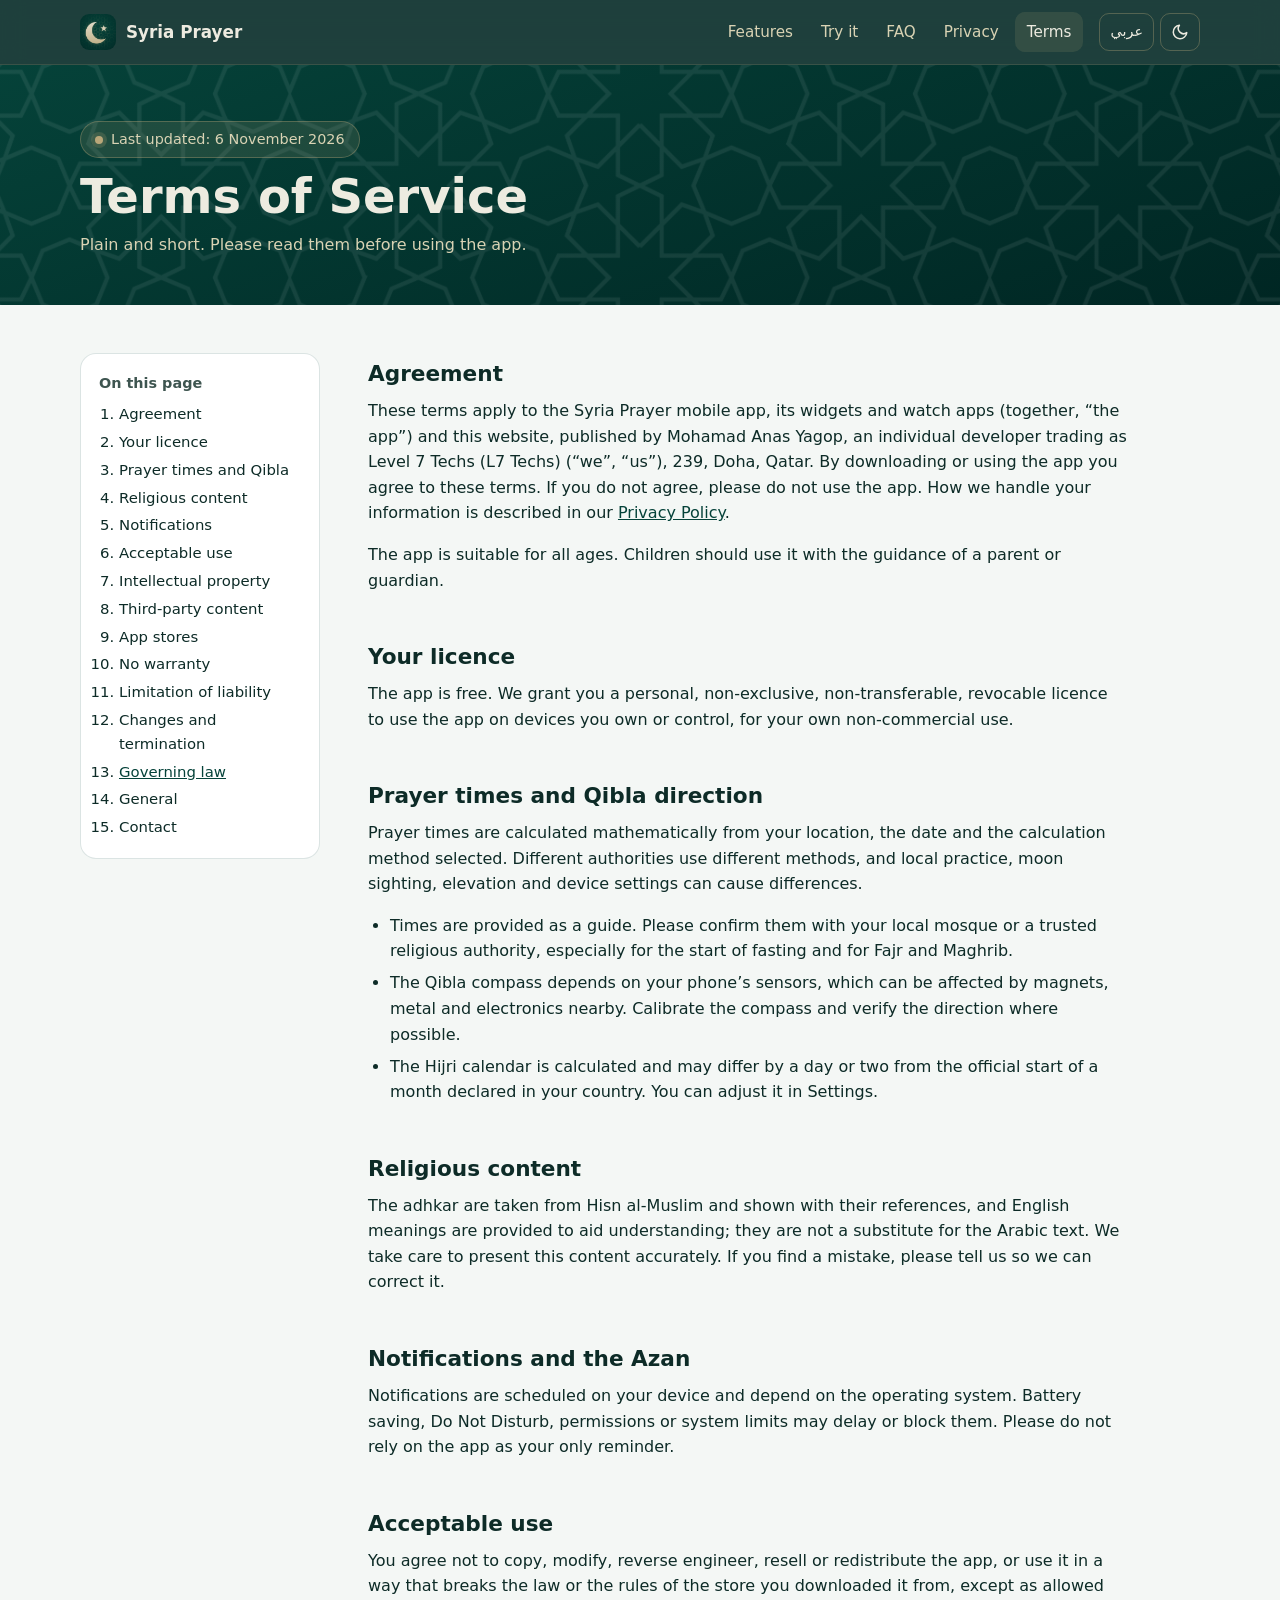
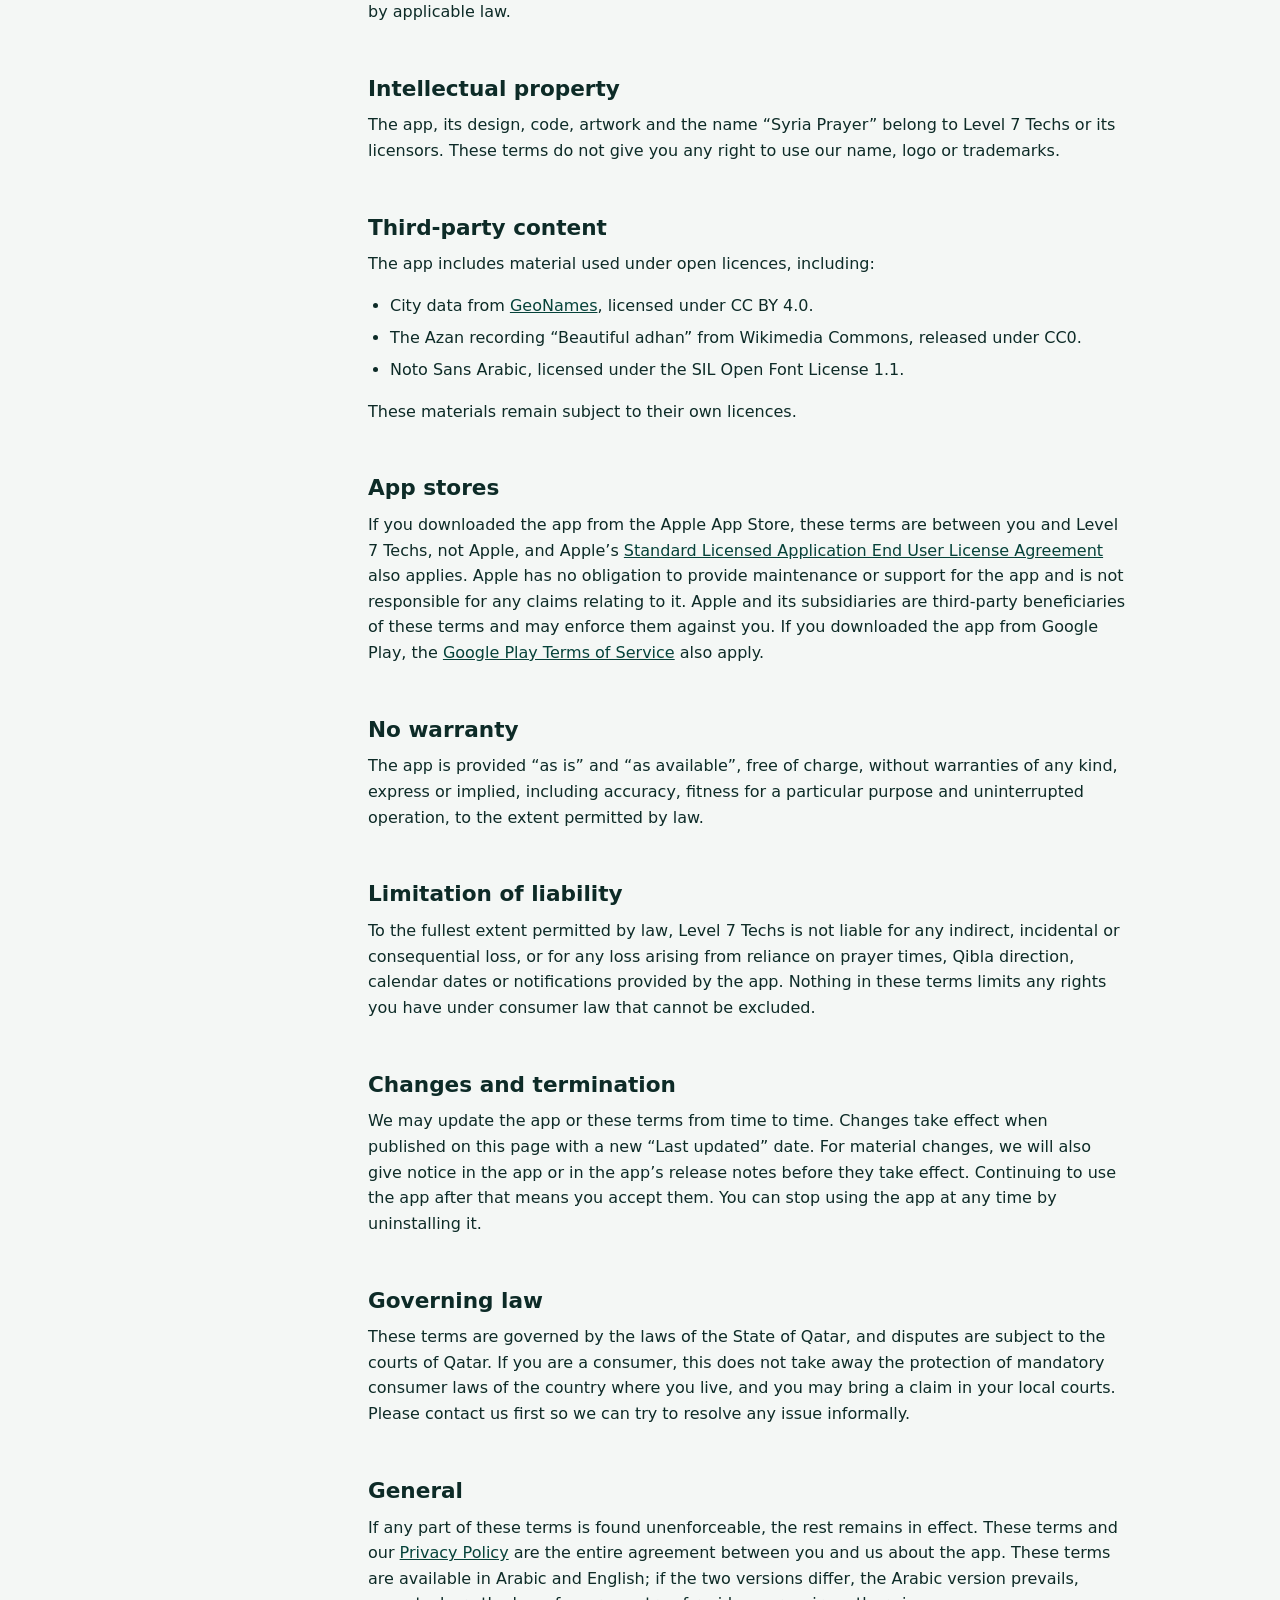
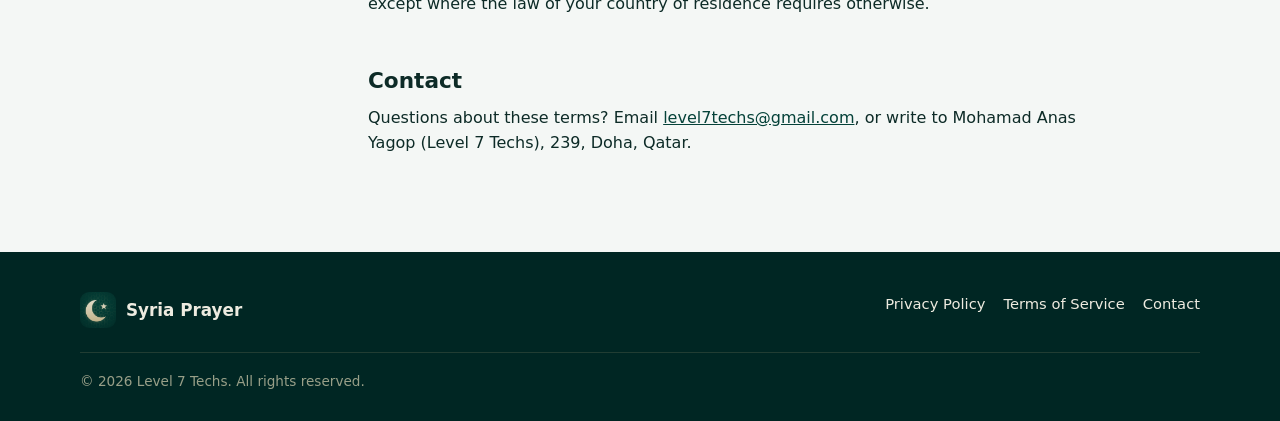
<file: terms.html>
<!doctype html>
<html lang="en" dir="ltr" class="no-js">
<head>
  <meta charset="utf-8">
  <meta name="viewport" content="width=device-width, initial-scale=1">
  <title>Terms of Service · Syria Prayer</title>
  <meta name="title-en" content="Terms of Service · Syria Prayer">
  <meta name="title-ar" content="شروط الاستخدام · صلاة سوريا">
  <meta name="description" content="The terms for using the Syria Prayer app and website.">
  <meta name="theme-color" content="#002623">
  <link rel="icon" type="image/png" href="assets/favicon.png">
  <link rel="apple-touch-icon" href="assets/apple-touch-icon.png">
  <link rel="stylesheet" href="css/style.css">
  <script>
    (function(){try{var q=new URLSearchParams(location.search).get("lang"),s=localStorage.getItem("lang"),l=q==="ar"||q==="en"?q:s==="ar"||s==="en"?s:((navigator.language||"").toLowerCase().indexOf("ar")===0?"ar":"en");document.documentElement.lang=l;document.documentElement.dir=l==="ar"?"rtl":"ltr";var t=localStorage.getItem("theme");if(t==="light"||t==="dark")document.documentElement.dataset.theme=t;}catch(e){}})();
  </script>
</head>
<body>
<a class="skip" href="#main"><span data-l="en">Skip to content</span><span data-l="ar">انتقل إلى المحتوى</span></a>

<header class="site-header">
  <div class="wrap">
    <a class="brand" href="./">
      <img src="assets/icon.png" alt="" width="36" height="36">
      <span data-l="en">Syria Prayer</span><span data-l="ar">صلاة سوريا</span>
    </a>
    <nav class="nav" aria-label="Main">
      <a href="./#features"><span data-l="en">Features</span><span data-l="ar">المزايا</span></a>
      <a href="./#try"><span data-l="en">Try it</span><span data-l="ar">جرّبه</span></a>
      <a href="./#faq"><span data-l="en">FAQ</span><span data-l="ar">أسئلة</span></a>
      <a href="privacy.html"><span data-l="en">Privacy</span><span data-l="ar">الخصوصية</span></a>
      <a href="terms.html" aria-current="page"><span data-l="en">Terms</span><span data-l="ar">الشروط</span></a>
    </nav>
    <div class="tools">
      <button class="icon-btn" data-action="lang" type="button" aria-label="Switch language / تغيير اللغة">
        <span data-l="en" lang="ar">عربي</span><span data-l="ar" lang="en">EN</span>
      </button>
      <button class="icon-btn" data-action="theme" type="button" aria-label="Toggle dark mode">
        <svg viewBox="0 0 24 24" fill="none" stroke="currentColor" stroke-width="2" stroke-linecap="round" stroke-linejoin="round"><path d="M21 12.8A9 9 0 1 1 11.2 3a7 7 0 0 0 9.8 9.8z"/></svg>
      </button>
      <button class="icon-btn menu-btn" type="button" aria-label="Menu" aria-expanded="false">
        <svg viewBox="0 0 24 24" fill="none" stroke="currentColor" stroke-width="2" stroke-linecap="round"><path d="M4 7h16M4 12h16M4 17h16"/></svg>
      </button>
    </div>
  </div>
</header>

<main id="main">
  <div class="page-hero">
    <div class="wrap">
      <span class="chip"><span class="dot"></span><span data-l="en">Last updated: 6 November 2026</span><span data-l="ar">آخر تحديث: ٦ تشرين الثاني ٢٠٢٦</span></span>
      <h1><span data-l="en">Terms of Service</span><span data-l="ar">شروط الاستخدام</span></h1>
      <p><span data-l="en">Plain and short. Please read them before using the app.</span><span data-l="ar">واضحة ومختصرة. يُرجى قراءتها قبل استخدام التطبيق.</span></p>
    </div>
  </div>

  <!-- ===================== English ===================== -->
  <div class="wrap legal" data-l="en">
    <aside class="toc">
      <strong>On this page</strong>
      <ol>
        <li><a href="#en-agreement">Agreement</a></li>
        <li><a href="#en-licence">Your licence</a></li>
        <li><a href="#en-times">Prayer times and Qibla</a></li>
        <li><a href="#en-content">Religious content</a></li>
        <li><a href="#en-notifications">Notifications</a></li>
        <li><a href="#en-use">Acceptable use</a></li>
        <li><a href="#en-ip">Intellectual property</a></li>
        <li><a href="#en-third">Third-party content</a></li>
        <li><a href="#en-stores">App stores</a></li>
        <li><a href="#en-warranty">No warranty</a></li>
        <li><a href="#en-liability">Limitation of liability</a></li>
        <li><a href="#en-changes">Changes and termination</a></li>
        <li><a href="#en-law">Governing law</a></li>
        <li><a href="#en-general">General</a></li>
        <li><a href="#en-contact">Contact</a></li>
      </ol>
    </aside>
    <article class="prose">
      <h2 id="en-agreement">Agreement</h2>
      <p>These terms apply to the Syria Prayer mobile app, its widgets and watch apps (together, “the app”) and this website, published by Mohamad Anas Yagop, an individual developer trading as Level 7 Techs (L7 Techs) (“we”, “us”), 239, Doha, Qatar. By downloading or using the app you agree to these terms. If you do not agree, please do not use the app. How we handle your information is described in our <a href="privacy.html">Privacy Policy</a>.</p>
      <p>The app is suitable for all ages. Children should use it with the guidance of a parent or guardian.</p>

      <h2 id="en-licence">Your licence</h2>
      <p>The app is free. We grant you a personal, non-exclusive, non-transferable, revocable licence to use the app on devices you own or control, for your own non-commercial use.</p>

      <h2 id="en-times">Prayer times and Qibla direction</h2>
      <p>Prayer times are calculated mathematically from your location, the date and the calculation method selected. Different authorities use different methods, and local practice, moon sighting, elevation and device settings can cause differences.</p>
      <ul>
        <li>Times are provided as a guide. Please confirm them with your local mosque or a trusted religious authority, especially for the start of fasting and for Fajr and Maghrib.</li>
        <li>The Qibla compass depends on your phone’s sensors, which can be affected by magnets, metal and electronics nearby. Calibrate the compass and verify the direction where possible.</li>
        <li>The Hijri calendar is calculated and may differ by a day or two from the official start of a month declared in your country. You can adjust it in Settings.</li>
      </ul>

      <h2 id="en-content">Religious content</h2>
      <p>The adhkar are taken from Hisn al-Muslim and shown with their references, and English meanings are provided to aid understanding; they are not a substitute for the Arabic text. We take care to present this content accurately. If you find a mistake, please tell us so we can correct it.</p>

      <h2 id="en-notifications">Notifications and the Azan</h2>
      <p>Notifications are scheduled on your device and depend on the operating system. Battery saving, Do Not Disturb, permissions or system limits may delay or block them. Please do not rely on the app as your only reminder.</p>

      <h2 id="en-use">Acceptable use</h2>
      <p>You agree not to copy, modify, reverse engineer, resell or redistribute the app, or use it in a way that breaks the law or the rules of the store you downloaded it from, except as allowed by applicable law.</p>

      <h2 id="en-ip">Intellectual property</h2>
      <p>The app, its design, code, artwork and the name “Syria Prayer” belong to Level 7 Techs or its licensors. These terms do not give you any right to use our name, logo or trademarks.</p>

      <h2 id="en-third">Third-party content</h2>
      <p>The app includes material used under open licences, including:</p>
      <ul>
        <li>City data from <a href="https://www.geonames.org/" rel="noopener">GeoNames</a>, licensed under CC BY 4.0.</li>
        <li>The Azan recording “Beautiful adhan” from Wikimedia Commons, released under CC0.</li>
        <li>Noto Sans Arabic, licensed under the SIL Open Font License 1.1.</li>
      </ul>
      <p>These materials remain subject to their own licences.</p>

      <h2 id="en-stores">App stores</h2>
      <p>If you downloaded the app from the Apple App Store, these terms are between you and Level 7 Techs, not Apple, and Apple’s <a href="https://www.apple.com/legal/internet-services/itunes/dev/stdeula/" rel="noopener">Standard Licensed Application End User License Agreement</a> also applies. Apple has no obligation to provide maintenance or support for the app and is not responsible for any claims relating to it. Apple and its subsidiaries are third-party beneficiaries of these terms and may enforce them against you. If you downloaded the app from Google Play, the <a href="https://play.google.com/about/play-terms/" rel="noopener">Google Play Terms of Service</a> also apply.</p>

      <h2 id="en-warranty">No warranty</h2>
      <p>The app is provided “as is” and “as available”, free of charge, without warranties of any kind, express or implied, including accuracy, fitness for a particular purpose and uninterrupted operation, to the extent permitted by law.</p>

      <h2 id="en-liability">Limitation of liability</h2>
      <p>To the fullest extent permitted by law, Level 7 Techs is not liable for any indirect, incidental or consequential loss, or for any loss arising from reliance on prayer times, Qibla direction, calendar dates or notifications provided by the app. Nothing in these terms limits any rights you have under consumer law that cannot be excluded.</p>

      <h2 id="en-changes">Changes and termination</h2>
      <p>We may update the app or these terms from time to time. Changes take effect when published on this page with a new “Last updated” date. For material changes, we will also give notice in the app or in the app’s release notes before they take effect. Continuing to use the app after that means you accept them. You can stop using the app at any time by uninstalling it.</p>

      <h2 id="en-law">Governing law</h2>
      <p>These terms are governed by the laws of the State of Qatar, and disputes are subject to the courts of Qatar. If you are a consumer, this does not take away the protection of mandatory consumer laws of the country where you live, and you may bring a claim in your local courts. Please contact us first so we can try to resolve any issue informally.</p>

      <h2 id="en-general">General</h2>
      <p>If any part of these terms is found unenforceable, the rest remains in effect. These terms and our <a href="privacy.html">Privacy Policy</a> are the entire agreement between you and us about the app. These terms are available in Arabic and English; if the two versions differ, the Arabic version prevails, except where the law of your country of residence requires otherwise.</p>

      <h2 id="en-contact">Contact</h2>
      <p>Questions about these terms? Email <a href="mailto:level7techs@gmail.com">level7techs@gmail.com</a>, or write to Mohamad Anas Yagop (Level 7 Techs), 239, Doha, Qatar.</p>
    </article>
  </div>

  <!-- ===================== Arabic ===================== -->
  <div class="wrap legal" data-l="ar">
    <aside class="toc">
      <strong>في هذه الصفحة</strong>
      <ol>
        <li><a href="#ar-agreement">الموافقة</a></li>
        <li><a href="#ar-licence">ترخيص الاستخدام</a></li>
        <li><a href="#ar-times">المواقيت والقبلة</a></li>
        <li><a href="#ar-content">المحتوى الديني</a></li>
        <li><a href="#ar-notifications">التنبيهات</a></li>
        <li><a href="#ar-use">الاستخدام المقبول</a></li>
        <li><a href="#ar-ip">الملكية الفكرية</a></li>
        <li><a href="#ar-third">محتوى الأطراف الأخرى</a></li>
        <li><a href="#ar-stores">متاجر التطبيقات</a></li>
        <li><a href="#ar-warranty">إخلاء الضمان</a></li>
        <li><a href="#ar-liability">حدود المسؤولية</a></li>
        <li><a href="#ar-changes">التعديلات والإنهاء</a></li>
        <li><a href="#ar-law">القانون الحاكم</a></li>
        <li><a href="#ar-general">أحكام عامة</a></li>
        <li><a href="#ar-contact">التواصل</a></li>
      </ol>
    </aside>
    <article class="prose">
      <h2 id="ar-agreement">الموافقة</h2>
      <p>تسري هذه الشروط على تطبيق «صلاة سوريا» للهاتف وأدواته وتطبيقات الساعة (ويُشار إليها معًا بـ«التطبيق») وعلى هذا الموقع، وينشرها محمد أنس يعقوب (Mohamad Anas Yagop)، وهو مطوّر فردي يعمل تحت الاسم التجاري Level 7 Techs (L7 Techs) («نحن»)، وعنوانه: 239، الدوحة، قطر. بتنزيل التطبيق أو استخدامه فإنك توافق على هذه الشروط، وإن لم توافق عليها فيُرجى عدم استخدامه. أما طريقة تعاملنا مع معلوماتك فموضّحة في <a href="privacy.html">سياسة الخصوصية</a>.</p>
      <p>التطبيق مناسب لجميع الأعمار، ويُستحسن أن يستخدمه الأطفال بإشراف أحد الوالدين أو وليّ الأمر.</p>

      <h2 id="ar-licence">ترخيص الاستخدام</h2>
      <p>التطبيق مجاني. نمنحك ترخيصًا شخصيًا غير حصري وغير قابل للتحويل وقابلًا للإلغاء لاستخدام التطبيق على الأجهزة التي تملكها أو تتحكم بها، لاستخدامك الشخصي غير التجاري.</p>

      <h2 id="ar-times">مواقيت الصلاة واتجاه القبلة</h2>
      <p>تُحسب مواقيت الصلاة حسابيًا بناءً على موقعك والتاريخ وطريقة الحساب المختارة. وتختلف الجهات في طرق الحساب، وقد تؤدي الأعراف المحلية ورؤية الهلال والارتفاع وإعدادات الجهاز إلى فروق.</p>
      <ul>
        <li>المواقيت للاسترشاد. يُرجى التأكد منها لدى مسجدك المحلي أو جهة دينية موثوقة، ولا سيما عند الإمساك ولصلاتي الفجر والمغرب.</li>
        <li>تعتمد بوصلة القبلة على مستشعرات هاتفك التي قد تتأثر بالمغناطيس والمعادن والأجهزة الإلكترونية القريبة. عايِر البوصلة وتحقق من الاتجاه متى أمكن.</li>
        <li>التقويم الهجري محسوب، وقد يختلف بيوم أو يومين عن بداية الشهر المعلنة رسميًا في بلدك، ويمكنك تعديله من الإعدادات.</li>
      </ul>

      <h2 id="ar-content">المحتوى الديني</h2>
      <p>الأذكار مأخوذة من حصن المسلم ومعروضة مع مصادرها، والمعاني الإنجليزية مقدّمة لتيسير الفهم ولا تغني عن النص العربي. نحرص على عرض هذا المحتوى بدقة، وإن وجدت خطأً فنرجو إبلاغنا لتصحيحه.</p>

      <h2 id="ar-notifications">التنبيهات والأذان</h2>
      <p>تُجدول التنبيهات على جهازك وتعتمد على نظام التشغيل، وقد يؤخرها أو يمنعها توفير البطارية أو وضع عدم الإزعاج أو الأذونات أو قيود النظام. يُرجى ألا تعتمد على التطبيق وحده للتذكير.</p>

      <h2 id="ar-use">الاستخدام المقبول</h2>
      <p>توافق على عدم نسخ التطبيق أو تعديله أو الهندسة العكسية له أو إعادة بيعه أو توزيعه، أو استخدامه بما يخالف القانون أو قواعد المتجر الذي نزّلته منه، إلا بالقدر الذي يسمح به القانون.</p>

      <h2 id="ar-ip">الملكية الفكرية</h2>
      <p>التطبيق وتصميمه وشيفرته ورسومه واسم «صلاة سوريا» مملوكة لنا أو للجهات المرخِّصة لنا. ولا تمنحك هذه الشروط أي حق في استخدام اسمنا أو شعارنا أو علاماتنا التجارية.</p>

      <h2 id="ar-third">محتوى الأطراف الأخرى</h2>
      <p>يتضمن التطبيق موادّ مستخدمة بموجب تراخيص مفتوحة، منها:</p>
      <ul>
        <li>بيانات المدن من <a href="https://www.geonames.org/" rel="noopener">GeoNames</a> بموجب رخصة CC BY 4.0.</li>
        <li>تسجيل الأذان «Beautiful adhan» من ويكيميديا كومنز، المنشور بموجب CC0.</li>
        <li>خط Noto Sans Arabic بموجب رخصة SIL Open Font License 1.1.</li>
      </ul>
      <p>وتبقى هذه المواد خاضعة لتراخيصها الخاصة.</p>

      <h2 id="ar-stores">متاجر التطبيقات</h2>
      <p>إذا نزّلت التطبيق من متجر آبل، فإن هذه الشروط بينك وبين Level 7 Techs وليست مع آبل، وتسري كذلك <a href="https://www.apple.com/legal/internet-services/itunes/dev/stdeula/" rel="noopener">اتفاقية ترخيص المستخدم النهائي القياسية</a> من آبل. وآبل غير ملزمة بتقديم أي صيانة أو دعم للتطبيق، وليست مسؤولة عن أي مطالبات تتعلق به. وتُعد آبل وشركاتها التابعة مستفيدين من هذه الشروط ويحق لها تطبيقها. وإذا نزّلته من Google Play، فتسري أيضًا <a href="https://play.google.com/about/play-terms/" rel="noopener">شروط خدمة Google Play</a>.</p>

      <h2 id="ar-warranty">إخلاء الضمان</h2>
      <p>يُقدَّم التطبيق مجانًا «كما هو» و«حسب توفره»، دون أي ضمانات صريحة أو ضمنية، بما في ذلك الدقة أو الملاءمة لغرض معيّن أو العمل دون انقطاع، وذلك في الحدود التي يسمح بها القانون.</p>

      <h2 id="ar-liability">حدود المسؤولية</h2>
      <p>إلى أقصى حد يسمح به القانون، لا نتحمل المسؤولية عن أي خسارة غير مباشرة أو عرضية أو تبعية، أو عن أي خسارة ناتجة عن الاعتماد على مواقيت الصلاة أو اتجاه القبلة أو تواريخ التقويم أو التنبيهات التي يقدمها التطبيق. ولا يحدّ أي شيء في هذه الشروط من حقوقك التي يكفلها قانون حماية المستهلك ولا يجوز استثناؤها.</p>

      <h2 id="ar-changes">التعديلات والإنهاء</h2>
      <p>قد نحدّث التطبيق أو هذه الشروط من وقت لآخر. وتسري التعديلات عند نشرها في هذه الصفحة مع تاريخ «آخر تحديث» جديد. وفي حال التعديلات الجوهرية، سننبّه إليها أيضًا داخل التطبيق أو في ملاحظات الإصدار قبل سريانها. واستمرارك في استخدام التطبيق بعد ذلك يعني قبولك لها. ويمكنك التوقف عن استخدام التطبيق في أي وقت بحذفه.</p>

      <h2 id="ar-law">القانون الحاكم</h2>
      <p>تخضع هذه الشروط لقوانين دولة قطر، وتختص محاكم قطر بالنظر في النزاعات المتعلقة بها. وإذا كنت مستهلكًا، فلا يحرمك ذلك من الحماية التي توفرها قوانين حماية المستهلك الإلزامية في بلد إقامتك، ويحق لك رفع دعواك أمام محاكمك المحلية. ونرجو التواصل معنا أولًا لنحاول حل أي مسألة وديًا.</p>

      <h2 id="ar-general">أحكام عامة</h2>
      <p>إذا تبيّن أن أي جزء من هذه الشروط غير قابل للتنفيذ، يبقى الباقي ساريًا. وتمثّل هذه الشروط و<a href="privacy.html">سياسة الخصوصية</a> الاتفاق الكامل بينك وبيننا بشأن التطبيق. وتتوفر هذه الشروط باللغتين العربية والإنجليزية، وفي حال الاختلاف بينهما تسود النسخة العربية، إلا حيث يقتضي قانون بلد إقامتك خلاف ذلك.</p>

      <h2 id="ar-contact">التواصل</h2>
      <p>لأي سؤال عن هذه الشروط راسلنا على <a href="mailto:level7techs@gmail.com">level7techs@gmail.com</a>، أو على العنوان: محمد أنس يعقوب (Level 7 Techs)، 239، الدوحة، قطر.</p>
    </article>
  </div>
</main>

<footer class="site-footer">
  <div class="wrap">
    <a class="brand" href="./"><img src="assets/icon.png" alt="" width="36" height="36"><span data-l="en">Syria Prayer</span><span data-l="ar">صلاة سوريا</span></a>
    <div class="foot-links">
      <a href="privacy.html"><span data-l="en">Privacy Policy</span><span data-l="ar">سياسة الخصوصية</span></a>
      <a href="terms.html"><span data-l="en">Terms of Service</span><span data-l="ar">شروط الاستخدام</span></a>
      <a href="mailto:level7techs@gmail.com"><span data-l="en">Contact</span><span data-l="ar">تواصل معنا</span></a>
    </div>
    <div class="copy">© <span data-year></span> Level 7 Techs. <span data-l="en">All rights reserved.</span><span data-l="ar">جميع الحقوق محفوظة.</span></div>
  </div>
</footer>
<script src="js/main.js" defer></script>
</body>
</html>
</file>
<file: css/style.css>
/* Syria Prayer website. Colours follow the app's theme (lib/app/theme.dart). */

@font-face {
  font-family: "Noto Sans Arabic";
  src: url("../assets/fonts/NotoSansArabic-Regular.woff") format("woff");
  font-weight: 400;
  font-display: swap;
}
@font-face {
  font-family: "Noto Sans Arabic";
  src: url("../assets/fonts/NotoSansArabic-Bold.woff") format("woff");
  font-weight: 700;
  font-display: swap;
}

:root {
  --forest-deep: #002623;
  --forest: #054239;
  --sage: #428177;
  --wheat-dark: #988561;
  --wheat: #b9a779;
  --wheat-light: #edebe0;
  --sand: #d9d3b4;

  --bg: #f4f7f5;
  --bg-alt: #e9efec;
  --surface: #ffffff;
  --text: #0d2b27;
  --muted: #3e5550;
  --accent: #054239;
  --accent-2: #7a6a49;
  --line: rgba(5, 66, 57, 0.14);
  --hero-bg: linear-gradient(160deg, #054239 0%, #002623 100%);
  --hero-text: #edebe0;
  --card-shadow: 0 1px 2px rgba(0, 38, 35, 0.06), 0 8px 24px rgba(0, 38, 35, 0.08);
  --radius: 20px;
  --font: system-ui, -apple-system, "Segoe UI", Roboto, "Noto Sans Arabic", "Helvetica Neue", Arial, sans-serif;
  color-scheme: light;
}

@media (prefers-color-scheme: dark) {
  :root:not([data-theme="light"]) {
    --bg: #001c1a;
    --bg-alt: #00241f;
    --surface: #062f2a;
    --text: #edebe0;
    --muted: #b6bfb4;
    --accent: #b9a779;
    --accent-2: #d9d3b4;
    --line: rgba(185, 167, 121, 0.18);
    --card-shadow: 0 1px 2px rgba(0, 0, 0, 0.3), 0 8px 24px rgba(0, 0, 0, 0.25);
    color-scheme: dark;
  }
}
:root[data-theme="dark"] {
  --bg: #001c1a;
  --bg-alt: #00241f;
  --surface: #062f2a;
  --text: #edebe0;
  --muted: #b6bfb4;
  --accent: #b9a779;
  --accent-2: #d9d3b4;
  --line: rgba(185, 167, 121, 0.18);
  --card-shadow: 0 1px 2px rgba(0, 0, 0, 0.3), 0 8px 24px rgba(0, 0, 0, 0.25);
  color-scheme: dark;
}

/* ---------- Language switching ---------- */
html[lang="ar"] [data-l="en"],
html[lang="en"] [data-l="ar"] { display: none !important; }
html[lang="ar"] body { font-family: "Noto Sans Arabic", var(--font); }

/* ---------- Base ---------- */
*, *::before, *::after { box-sizing: border-box; }
html { scroll-behavior: smooth; -webkit-text-size-adjust: 100%; }
@media (prefers-reduced-motion: reduce) {
  html { scroll-behavior: auto; }
  *, *::before, *::after { animation: none !important; transition: none !important; }
}
body {
  margin: 0;
  font-family: var(--font);
  background: var(--bg);
  color: var(--text);
  line-height: 1.6;
  overflow-x: hidden;
}
img { max-width: 100%; display: block; }
a { color: var(--accent); }
h1, h2, h3 { line-height: 1.2; margin: 0 0 .5em; }
h2 { font-size: clamp(1.6rem, 3.5vw, 2.3rem); }
p { margin: 0 0 1em; }
.wrap { width: min(1120px, 100% - 32px); margin-inline: auto; }
.skip { position: absolute; inset-inline-start: -999px; top: 8px; background: var(--surface); padding: 8px 12px; border-radius: 8px; z-index: 100; }
.skip:focus { inset-inline-start: 8px; }
:focus-visible { outline: 2px solid var(--wheat); outline-offset: 3px; border-radius: 6px; }

/* ---------- Header ---------- */
.site-header {
  position: sticky; top: 0; z-index: 50;
  background: color-mix(in srgb, var(--forest-deep) 88%, transparent);
  backdrop-filter: saturate(140%) blur(12px);
  -webkit-backdrop-filter: saturate(140%) blur(12px);
  border-bottom: 1px solid rgba(185, 167, 121, 0.18);
  color: var(--wheat-light);
}
.site-header .wrap { display: flex; align-items: center; gap: 16px; min-height: 64px; }
.brand { display: flex; align-items: center; gap: 10px; color: inherit; text-decoration: none; font-weight: 700; font-size: 1.05rem; }
.brand img { width: 36px; height: 36px; border-radius: 9px; }
.nav { display: flex; gap: 4px; margin-inline-start: auto; align-items: center; }
.nav a { color: var(--sand); text-decoration: none; padding: 8px 12px; border-radius: 10px; font-size: .95rem; }
.nav a:hover, .nav a[aria-current="page"] { background: rgba(185, 167, 121, 0.14); color: var(--wheat-light); }
.tools { display: flex; gap: 6px; }
.icon-btn {
  appearance: none; border: 1px solid rgba(185, 167, 121, 0.35); background: transparent; color: var(--wheat-light);
  height: 38px; min-width: 38px; padding: 0 10px; border-radius: 10px; cursor: pointer; font: inherit; font-size: .9rem;
  display: inline-flex; align-items: center; justify-content: center; gap: 6px;
}
.icon-btn:hover { background: rgba(185, 167, 121, 0.14); }
.icon-btn svg { width: 18px; height: 18px; }
.menu-btn { display: none; }
@media (max-width: 760px) {
  .menu-btn { display: inline-flex; }
  .nav {
    position: absolute; top: 64px; inset-inline: 0; flex-direction: column; align-items: stretch;
    background: var(--forest-deep); padding: 8px 16px 16px; border-bottom: 1px solid rgba(185,167,121,.18);
    display: none;
  }
  .nav.open { display: flex; }
  .tools { margin-inline-start: auto; }
}

/* ---------- Hero ---------- */
.hero {
  position: relative; color: var(--hero-text); background: var(--hero-bg); overflow: hidden;
  padding: clamp(40px, 6vw, 72px) 0 clamp(48px, 7vw, 88px);
}
.hero::before {
  content: ""; position: absolute; inset: 0;
  background: url("../assets/pattern.png") center / 760px auto repeat;
  opacity: .05; pointer-events: none;
}
.hero::after {
  content: ""; position: absolute; width: 640px; height: 640px; border-radius: 50%;
  inset-inline-end: -160px; top: -120px;
  background: radial-gradient(circle, rgba(185,167,121,.28), transparent 65%);
  pointer-events: none;
}
.hero .wrap { position: relative; z-index: 1; display: grid; grid-template-columns: 1.1fr .9fr; gap: 48px; align-items: center; }
@media (max-width: 860px) { .hero .wrap { grid-template-columns: 1fr; } }
.chip {
  display: inline-flex; align-items: center; gap: 8px; padding: 6px 14px; border-radius: 999px;
  background: rgba(185, 167, 121, 0.15); border: 1px solid rgba(185, 167, 121, 0.35); color: var(--sand); font-size: .9rem;
}
.chip .dot { width: 8px; height: 8px; border-radius: 50%; background: var(--wheat); box-shadow: 0 0 0 4px rgba(185,167,121,.2); }
.hero h1 { font-size: clamp(2.3rem, 6vw, 4rem); margin: 20px 0 16px; letter-spacing: -0.01em; }
.hero h1 .gold { color: var(--wheat); }
.hero .lead { font-size: clamp(1.05rem, 2vw, 1.25rem); color: rgba(237, 235, 224, .85); max-width: 36em; }
.cta { display: flex; flex-wrap: wrap; gap: 12px; margin-top: 28px; }
.store-btn {
  display: inline-flex; align-items: center; gap: 12px; padding: 10px 18px; border-radius: 14px;
  background: var(--wheat-light); color: var(--forest-deep); text-decoration: none; min-width: 180px;
  transition: transform .15s ease, box-shadow .15s ease;
}
.store-btn:hover { transform: translateY(-2px); box-shadow: 0 10px 24px rgba(0,0,0,.25); }
.store-btn svg { width: 26px; height: 26px; flex: none; }
.store-btn small { display: block; font-size: .72rem; opacity: .75; line-height: 1.1; }
.store-btn strong { display: block; font-size: 1.05rem; line-height: 1.2; }
.store-btn.soon { background: transparent; color: var(--sand); border: 1px dashed rgba(185,167,121,.5); pointer-events: none; }
.hero-meta { display: flex; flex-wrap: wrap; gap: 18px; margin-top: 28px; color: var(--sand); font-size: .92rem; }
.hero-meta span { display: inline-flex; align-items: center; gap: 6px; }
.hero-meta svg { width: 16px; height: 16px; color: var(--wheat); }

.hero-visual { position: relative; display: flex; justify-content: center; }
.hero-visual img {
  width: auto; height: min(580px, 70vh, 160vw); border-radius: 26px; box-shadow: 0 30px 70px rgba(0,0,0,.45), 0 0 0 1px rgba(185,167,121,.3);
  transform: rotate(-3deg); transition: transform .4s ease;
  animation: float 7s ease-in-out infinite;
}
html[dir="rtl"] .hero-visual img { transform: rotate(3deg); }
@keyframes float { 50% { translate: 0 -10px; } }

/* ---------- Sections ---------- */
section { padding: clamp(56px, 8vw, 96px) 0; }
.section-head { text-align: center; max-width: 640px; margin: 0 auto 40px; }
.eyebrow { color: var(--accent-2); font-weight: 700; letter-spacing: .08em; text-transform: uppercase; font-size: .8rem; margin-bottom: 8px; }
html[lang="ar"] .eyebrow { letter-spacing: 0; font-size: .9rem; }
.section-head p { color: var(--muted); }
.alt { background: var(--bg-alt); }

/* Feature grid */
.features { display: grid; grid-template-columns: repeat(auto-fit, minmax(240px, 1fr)); gap: 18px; }
.feature {
  background: var(--surface); border: 1px solid var(--line); border-radius: var(--radius); padding: 24px;
  box-shadow: var(--card-shadow); transition: transform .2s ease, border-color .2s ease;
}
.feature:hover { transform: translateY(-3px); border-color: var(--wheat); }
.feature .ico {
  width: 46px; height: 46px; border-radius: 13px; display: grid; place-items: center; margin-bottom: 14px;
  background: linear-gradient(145deg, var(--forest), var(--forest-deep)); color: var(--wheat);
}
.feature .ico svg { width: 24px; height: 24px; }
.feature h3 { font-size: 1.1rem; }
.feature p { color: var(--muted); margin: 0; font-size: .96rem; }

/* Gallery */
.gallery-tabs { display: flex; flex-wrap: wrap; justify-content: center; gap: 8px; margin-bottom: 28px; }
.gallery-tabs button {
  appearance: none; font: inherit; font-size: .92rem; cursor: pointer; padding: 8px 16px; border-radius: 999px;
  border: 1px solid var(--line); background: var(--surface); color: var(--text);
}
.gallery-tabs button[aria-selected="true"] { background: var(--forest); color: var(--wheat-light); border-color: var(--forest); }
.gallery { position: relative; }
.track {
  display: flex; gap: 20px; overflow-x: auto; scroll-snap-type: x mandatory; padding: 8px 4px 24px;
  scrollbar-width: none;
}
.track::-webkit-scrollbar { display: none; }
.track figure { margin: 0; flex: 0 0 auto; width: min(270px, 70vw); scroll-snap-align: center; }
.track img { border-radius: 22px; box-shadow: var(--card-shadow); border: 1px solid var(--line); aspect-ratio: 600 / 1304; width: 100%; height: auto; background: var(--forest-deep); }
.gal-nav { display: flex; justify-content: center; gap: 10px; }
html[dir="rtl"] .gal-nav svg { transform: scaleX(-1); }
.gal-nav .icon-btn { color: var(--text); border-color: var(--line); }

/* Interactive cards */
.try { display: grid; grid-template-columns: 1fr 1fr; gap: 22px; }
@media (max-width: 860px) { .try { grid-template-columns: 1fr; } }
.panel {
  background: var(--surface); border: 1px solid var(--line); border-radius: var(--radius); padding: 28px;
  box-shadow: var(--card-shadow); display: flex; flex-direction: column; align-items: center; text-align: center;
}
.panel h3 { margin-bottom: 4px; }
.panel .sub { color: var(--muted); font-size: .94rem; margin-bottom: 20px; }

/* Qibla */
.compass { position: relative; width: 220px; height: 220px; margin: 6px 0 18px; }
.compass .dial {
  position: absolute; inset: 0; border-radius: 50%;
  background: radial-gradient(circle at 50% 50%, var(--forest) 0 58%, var(--forest-deep) 59% 100%);
  border: 2px solid var(--wheat-dark); box-shadow: inset 0 0 0 8px rgba(185,167,121,.08), var(--card-shadow);
}
.compass .ticks { position: absolute; inset: 0; }
.compass .cardinal { position: absolute; color: var(--sand); font-size: .8rem; font-weight: 700; }
.compass .n { top: 10px; left: 50%; translate: -50% 0; color: var(--wheat); }
.compass .s { bottom: 10px; left: 50%; translate: -50% 0; }
.compass .e { right: 12px; top: 50%; translate: 0 -50%; }
.compass .w { left: 12px; top: 50%; translate: 0 -50%; }
.needle { position: absolute; inset: 0; transition: transform 1s cubic-bezier(.2,.8,.2,1); }
.needle::before {
  content: ""; position: absolute; left: 50%; top: 26px; width: 0; height: 0; translate: -50% 0;
  border-left: 9px solid transparent; border-right: 9px solid transparent; border-bottom: 84px solid var(--wheat);
  filter: drop-shadow(0 0 6px rgba(185,167,121,.6));
}
.needle::after {
  content: ""; position: absolute; left: 50%; top: 22px; width: 26px; height: 26px; translate: -50% -60%;
  border-radius: 6px; background: #111; border: 2px solid var(--wheat);
}
.compass .hub { position: absolute; left: 50%; top: 50%; width: 16px; height: 16px; translate: -50% -50%; border-radius: 50%; background: var(--wheat-light); border: 3px solid var(--wheat-dark); }
.qibla-out { font-size: 2rem; font-weight: 700; color: var(--accent); line-height: 1.1; }
.qibla-out small { display: block; font-size: .9rem; font-weight: 400; color: var(--muted); margin-top: 6px; }
.row { display: flex; flex-wrap: wrap; gap: 10px; justify-content: center; margin-top: 18px; width: 100%; }
select, .btn {
  font: inherit; font-size: .95rem; padding: 10px 14px; border-radius: 12px; border: 1px solid var(--line);
  background: var(--bg); color: var(--text);
}
select { min-width: 200px; max-width: 100%; }
.btn { cursor: pointer; background: var(--forest); color: var(--wheat-light); border-color: var(--forest); display: inline-flex; align-items: center; gap: 8px; }
.btn:hover { filter: brightness(1.12); }
.btn svg { width: 18px; height: 18px; }
.btn.ghost { background: transparent; color: var(--text); border-color: var(--line); }
.note { font-size: .82rem; color: var(--muted); margin-top: 12px; min-height: 1.3em; }

/* Tasbih */
.tasbih { position: relative; width: 220px; height: 220px; margin: 6px 0 18px; cursor: pointer; border: 0; background: none; padding: 0; color: inherit; font: inherit; -webkit-tap-highlight-color: transparent; }
.tasbih svg { width: 100%; height: 100%; transform: rotate(-90deg); }
.tasbih .track-ring { stroke: var(--line); }
.tasbih .prog { stroke: var(--wheat); transition: stroke-dashoffset .25s ease; stroke-linecap: round; }
.tasbih .inner {
  position: absolute; inset: 18px; border-radius: 50%; display: grid; place-content: center; gap: 2px;
  background: linear-gradient(150deg, var(--forest), var(--forest-deep)); color: var(--wheat-light);
  transition: transform .1s ease;
}
.tasbih:active .inner { transform: scale(.96); }
.tasbih .count { font-size: 3rem; font-weight: 700; line-height: 1; font-variant-numeric: tabular-nums; }
.tasbih .of { font-size: .85rem; color: var(--sand); }
.dhikr { font-size: 1.5rem; font-weight: 700; color: var(--accent); font-family: "Noto Sans Arabic", var(--font); }
.dhikr-tr { color: var(--muted); font-size: .92rem; min-height: 1.5em; }
.pulse { animation: pulse .5s ease; }
@keyframes pulse { 40% { box-shadow: 0 0 0 14px rgba(185,167,121,.25); } }

/* Hijri strip */
.today {
  display: grid; grid-template-columns: repeat(auto-fit, minmax(200px, 1fr)); gap: 1px; margin-top: 22px;
  background: var(--line); border-radius: var(--radius); overflow: hidden; border: 1px solid var(--line);
}
.today div { background: var(--surface); padding: 18px 20px; }
.today small { color: var(--muted); display: block; font-size: .82rem; }
.today strong { font-size: 1.15rem; }

/* FAQ */
.faq { max-width: 780px; margin: 0 auto; display: grid; gap: 12px; }
.faq details { background: var(--surface); border: 1px solid var(--line); border-radius: 16px; padding: 0 20px; }
.faq summary { cursor: pointer; padding: 18px 0; font-weight: 700; list-style: none; display: flex; justify-content: space-between; gap: 12px; align-items: center; }
.faq summary::-webkit-details-marker { display: none; }
.faq summary::after { content: "+"; font-size: 1.4rem; color: var(--accent); transition: transform .2s ease; line-height: 1; }
.faq details[open] summary::after { transform: rotate(45deg); }
.faq details p { color: var(--muted); padding-bottom: 6px; }

/* Download band */
.band { background: var(--hero-bg); color: var(--hero-text); position: relative; overflow: hidden; text-align: center; }
.band::before { content: ""; position: absolute; inset: 0; background: url("../assets/pattern.png") center / 700px auto repeat; opacity: .08; }
.band .wrap { position: relative; }
.band .cta { justify-content: center; }
.band p { color: rgba(237,235,224,.82); }

/* ---------- Legal pages ---------- */
.page-hero { background: var(--hero-bg); color: var(--hero-text); padding: 56px 0 48px; position: relative; overflow: hidden; }
.page-hero::before { content: ""; position: absolute; inset: 0; background: url("../assets/pattern.png") center / 700px auto repeat; opacity: .08; }
.page-hero .wrap { position: relative; }
.page-hero h1 { font-size: clamp(2rem, 5vw, 3rem); margin: 10px 0 6px; }
.page-hero p { color: var(--sand); margin: 0; }
.legal { display: grid; grid-template-columns: 240px 1fr; gap: 48px; padding: 48px 0 80px; align-items: start; }
@media (max-width: 860px) { .legal { grid-template-columns: 1fr; gap: 24px; } }
.toc { position: sticky; top: 88px; background: var(--surface); border: 1px solid var(--line); border-radius: 16px; padding: 18px; }
@media (max-width: 860px) { .toc { position: static; } }
.toc strong { display: block; margin-bottom: 8px; font-size: .9rem; color: var(--muted); }
.toc ol { margin: 0; padding-inline-start: 20px; display: grid; gap: 4px; font-size: .93rem; }
.toc a { color: var(--text); text-decoration: none; }
.toc a:hover, .toc a.active { color: var(--accent); text-decoration: underline; }
.prose { max-width: 760px; }
.prose h2 { font-size: 1.35rem; margin-top: 2em; padding-top: 8px; scroll-margin-top: 84px; }
.prose h2:first-child { margin-top: 0; }
.prose p, .prose li { color: var(--text); }
.prose ul { padding-inline-start: 22px; }
.prose li { margin-bottom: .4em; }
.summary-box {
  background: var(--surface); border: 1px solid var(--line); border-inline-start: 4px solid var(--wheat);
  border-radius: 14px; padding: 18px 22px; margin-bottom: 8px; box-shadow: var(--card-shadow);
}
.summary-box ul { margin: 8px 0 0; }
.pills { display: flex; flex-wrap: wrap; gap: 8px; margin-top: 18px; }
.pill { font-size: .85rem; padding: 6px 12px; border-radius: 999px; background: rgba(185,167,121,.15); border: 1px solid rgba(185,167,121,.35); color: var(--sand); }

/* ---------- Footer ---------- */
.site-footer { background: var(--forest-deep); color: var(--sand); padding: 40px 0 28px; font-size: .92rem; }
.site-footer .wrap { display: flex; flex-wrap: wrap; gap: 24px; justify-content: space-between; align-items: flex-start; }
.site-footer a { color: var(--wheat-light); text-decoration: none; }
.site-footer a:hover { text-decoration: underline; }
.foot-links { display: flex; flex-wrap: wrap; gap: 18px; }
.copy { width: 100%; border-top: 1px solid rgba(185,167,121,.18); padding-top: 18px; color: rgba(217,211,180,.7); font-size: .85rem; }

/* Reveal on scroll */
.reveal { opacity: 0; translate: 0 18px; transition: opacity .6s ease, translate .6s ease; }
.reveal.in { opacity: 1; translate: 0 0; }
.no-js .reveal { opacity: 1; translate: 0 0; }
</file>
